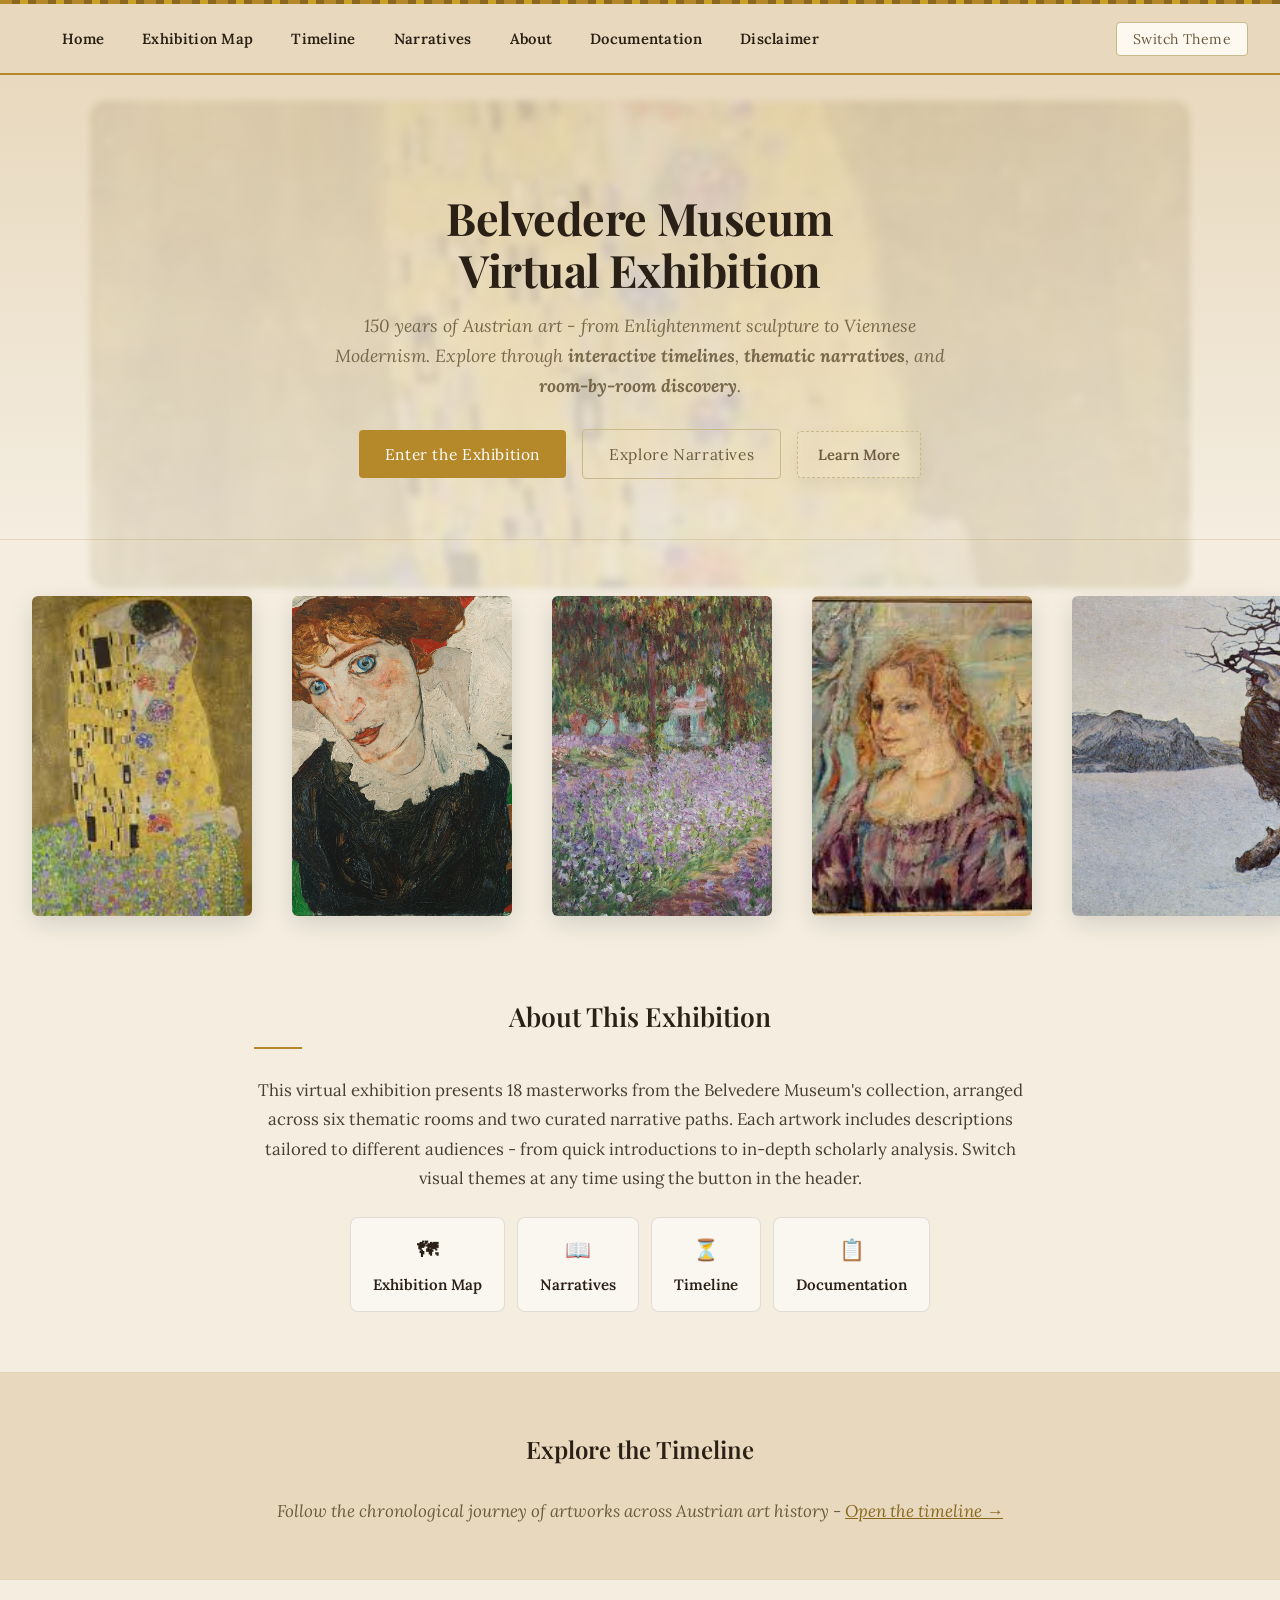
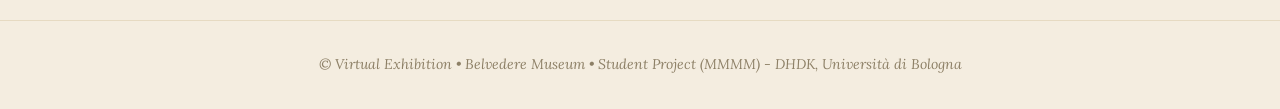
<file: index.html>
<!DOCTYPE html>
<html lang="en">
<head>
  <meta charset="UTF-8" />
  <meta name="viewport" content="width=device-width, initial-scale=1">
  <title>Belvedere Museum – Virtual Exhibition</title>

  <link rel="stylesheet" href="assets/css/style.css" />
  <link id="theme-style" rel="stylesheet" href="">
  <link rel="icon" type="image/svg+xml" href="assets/images/favicon.svg">

  <style>
    /* ---- Hero ---- */
    .hero { position: relative; overflow: visible; }

    .hero::before {
      content: "";
      position: absolute;
      left: 50%;
      top: 58%;
      transform: translate(-50%, -50%);
      width: min(1100px, 88vw);
      height: min(520px, 38vw);
      background-image: url('images/klimt-kiss.jpg');
      background-size: cover;
      background-position: center;
      background-repeat: no-repeat;
      opacity: 0.18;
      filter: blur(3px) saturate(1.1);
      border-radius: 16px;
      z-index: 1;
      pointer-events: none;
    }

    .hero-text { position: relative; z-index: 2; }

    .hero-buttons {
      position: relative;
      z-index: 3;
      display: flex;
      gap: 1rem;
      justify-content: center;
      align-items: center;
      flex-wrap: wrap;
    }

    .btn-ghost {
      display: inline-block;
      padding: 0.65rem 1rem;
      border-radius: 8px;
      background: rgba(255,255,255,0.85);
      border: 1px solid rgba(0,0,0,0.08);
      color: inherit;
      text-decoration: none;
      font-weight: 600;
      box-shadow: 0 6px 18px rgba(0,0,0,0.06);
      backdrop-filter: blur(2px);
      font-size: 0.95rem;
    }

    .btn-ghost:hover {
      transform: translateY(-2px);
      box-shadow: 0 10px 24px rgba(0,0,0,0.08);
    }

    body.dark .btn-ghost {
      background: rgba(255,255,255,0.08);
      border-color: rgba(255,255,255,0.14);
      color: #f4eedf;
      box-shadow: 0 10px 20px rgba(0,0,0,0.5);
    }

    body.dark .btn-ghost:hover {
      background: rgba(212,168,67,0.12);
      box-shadow: 0 12px 26px rgba(0,0,0,0.56);
    }

    body.dark .quick-link-card {
      background: rgba(18,18,18,0.92);
      border-color: rgba(255,255,255,0.12);
      color: #f6f1e8;
      box-shadow: 0 18px 35px rgba(0,0,0,0.55);
    }

    body.dark .quick-link-card:hover {
      box-shadow: 0 22px 42px rgba(0,0,0,0.65);
    }

    body.dark .quick-link-card .ql-icon {
      color: #d4a843;
    }

    @media (max-width:700px){
      .hero::before { opacity: 0.14; }
      .hero-buttons { gap: 0.6rem; }
    }

    /* ---- Marquee ---- */
    .art-marquee { overflow: hidden; padding: 3.5rem 0; background: transparent; }

    .marquee-track {
      display: flex;
      gap: 2.5rem;
      align-items: center;
      animation: marquee-scroll 36s linear infinite;
      will-change: transform;
      padding-left: 2rem;
    }

    .marquee-track img {
      width: 220px;
      height: 320px;
      object-fit: cover;
      border-radius: 6px;
      box-shadow: 0 8px 24px rgba(0,0,0,0.12);
      flex: 0 0 auto;
    }

    @keyframes marquee-scroll {
      0%   { transform: translateX(0); }
      100% { transform: translateX(-50%); }
    }

    .art-marquee:hover .marquee-track { animation-play-state: paused; }

    @media (max-width:1200px){
      .marquee-track { animation-duration: 30s; }
      .marquee-track img { width: 180px; height: 260px; }
    }
    @media (max-width:700px){
      .marquee-track { animation-duration: 22s; gap:1.2rem; }
      .marquee-track img { width: 140px; height:200px; }
    }

    /* ---- Exhibition intro strip ---- */
    .exhibition-intro {
      max-width: 820px;
      margin: 0 auto 60px;
      padding: 0 24px;
      text-align: center;
    }

    .exhibition-intro h2 {
      font-size: 1.65rem;
      margin-bottom: 12px;
    }

    .exhibition-intro p {
      font-size: 1.05rem;
      line-height: 1.75;
      opacity: 0.85;
    }

    .exhibition-intro .quick-links {
      display: flex;
      gap: 12px;
      justify-content: center;
      flex-wrap: wrap;
      margin-top: 24px;
    }

    .quick-link-card {
      flex: 0 0 auto;
      padding: 14px 22px;
      border: 1px solid rgba(0,0,0,0.1);
      border-radius: 8px;
      text-decoration: none;
      color: inherit;
      font-size: 0.94rem;
      font-weight: 600;
      transition: transform 0.18s, box-shadow 0.18s;
      background: rgba(255,255,255,0.5);
    }

    .quick-link-card:hover {
      transform: translateY(-3px);
      box-shadow: 0 8px 20px rgba(0,0,0,0.07);
    }

    .quick-link-card .ql-icon { font-size: 1.3rem; display: block; margin-bottom: 4px; }
  </style>
</head>

<body>

<!-- ================= HEADER / NAVBAR ================= -->
<header class="site-header">
  <button id="nav-toggle" aria-controls="main-nav" aria-expanded="false" aria-label="Toggle navigation">☰</button>
  <a href="index.html" class="logo">
    <img class="site-avatar" src="assets/images/logo.svg" alt="Belvedere Museum logo">
    <span class="sr-only">Belvedere Museum</span>
  </a>
  <nav id="main-nav" class="navbar">
    <a href="index.html">Home</a>
    <a href="map.html">Exhibition Map</a>
    <a href="timeline.html">Timeline</a>
    <a href="narratives.html">Narratives</a>
    <a href="about.html">About</a>
    <a href="documentation.html">Documentation</a>
    <a href="disclaimer.html">Disclaimer</a>
  </nav>
  <button id="theme-toggle">Switch Theme</button>
</header>

<!-- ================= HERO SECTION ================= -->
<section class="hero">
  <div class="hero-text">

    <h1>Belvedere Museum<br>Virtual Exhibition</h1>

    <p class="hero-subtitle">
      150 years of Austrian art - from Enlightenment sculpture to Viennese Modernism.
      Explore through <strong>interactive timelines</strong>,
      <strong>thematic narratives</strong>, and <strong>room-by-room discovery</strong>.
    </p>

    <div class="hero-buttons">
      <a href="map.html" class="btn-primary">Enter the Exhibition</a>
      <a href="narratives.html" class="btn-secondary">Explore Narratives</a>
      <a href="about.html" class="btn-ghost">Learn More</a>
    </div>

  </div>
</section>

<!-- ================= ARTWORK MARQUEE ================= -->
<section class="art-marquee" aria-label="Featured artworks">
  <div class="marquee-track">
    <img src="images/klimt-kiss.jpg" alt="The Kiss – Klimt">
    <img src="images/schiele-wally.jpg" alt="Portrait of Wally – Schiele">
    <img src="images/monet-iris-garden.jpg" alt="Iris Garden – Monet">
    <img src="images/kokoschka-alma-mahler.jpg" alt="Alma Mahler – Kokoschka">
    <img src="images/segantini-evil-mothers.jpg" alt="The Evil Mothers – Segantini">
    <img src="images/blau-spring-prater.jpg" alt="Spring at the Prater – Tina Blau">
    <img src="images/romako-tegetthoff.jpg" alt="Admiral Tegetthoff – Romako">
    <!-- duplicate for seamless loop -->
    <img src="images/klimt-kiss.jpg" alt="The Kiss – Klimt">
    <img src="images/schiele-wally.jpg" alt="Portrait of Wally – Schiele">
    <img src="images/monet-iris-garden.jpg" alt="Iris Garden – Monet">
    <img src="images/kokoschka-alma-mahler.jpg" alt="Alma Mahler – Kokoschka">
    <img src="images/segantini-evil-mothers.jpg" alt="The Evil Mothers – Segantini">
    <img src="images/blau-spring-prater.jpg" alt="Spring at the Prater – Tina Blau">
    <img src="images/romako-tegetthoff.jpg" alt="Admiral Tegetthoff – Romako">
  </div>
</section>

<!-- ================= EXHIBITION INTRO ================= -->
<section class="exhibition-intro">
  <h2>About This Exhibition</h2>
  <p>
    This virtual exhibition presents 18 masterworks from the Belvedere Museum's collection,
    arranged across six thematic rooms and two curated narrative paths. Each artwork includes
    descriptions tailored to different audiences - from quick introductions to in-depth
    scholarly analysis. Switch visual themes at any time using the button in the header.
  </p>

  <div class="quick-links">
    <a href="map.html" class="quick-link-card">
      <span class="ql-icon">🗺</span>Exhibition Map
    </a>
    <a href="narratives.html" class="quick-link-card">
      <span class="ql-icon">📖</span>Narratives
    </a>
    <a href="timeline.html" class="quick-link-card">
      <span class="ql-icon">⏳</span>Timeline
    </a>
    <a href="documentation.html" class="quick-link-card">
      <span class="ql-icon">📋</span>Documentation
    </a>
  </div>
</section>

<!-- ================= TIMELINE CTA ================= -->
<section class="timeline-cta">
  <h2>Explore the Timeline</h2>
  <p>Follow the chronological journey of artworks across Austrian art history - <a href="timeline.html">Open the timeline →</a></p>
</section>

<!-- ================= FOOTER ================= -->
<footer class="footer">
  © Virtual Exhibition • Belvedere Museum • Student Project (MMMM) - DHDK, Università di Bologna
</footer>

<script src="assets/js/theme.js"></script>

</body>
</html>
</file>
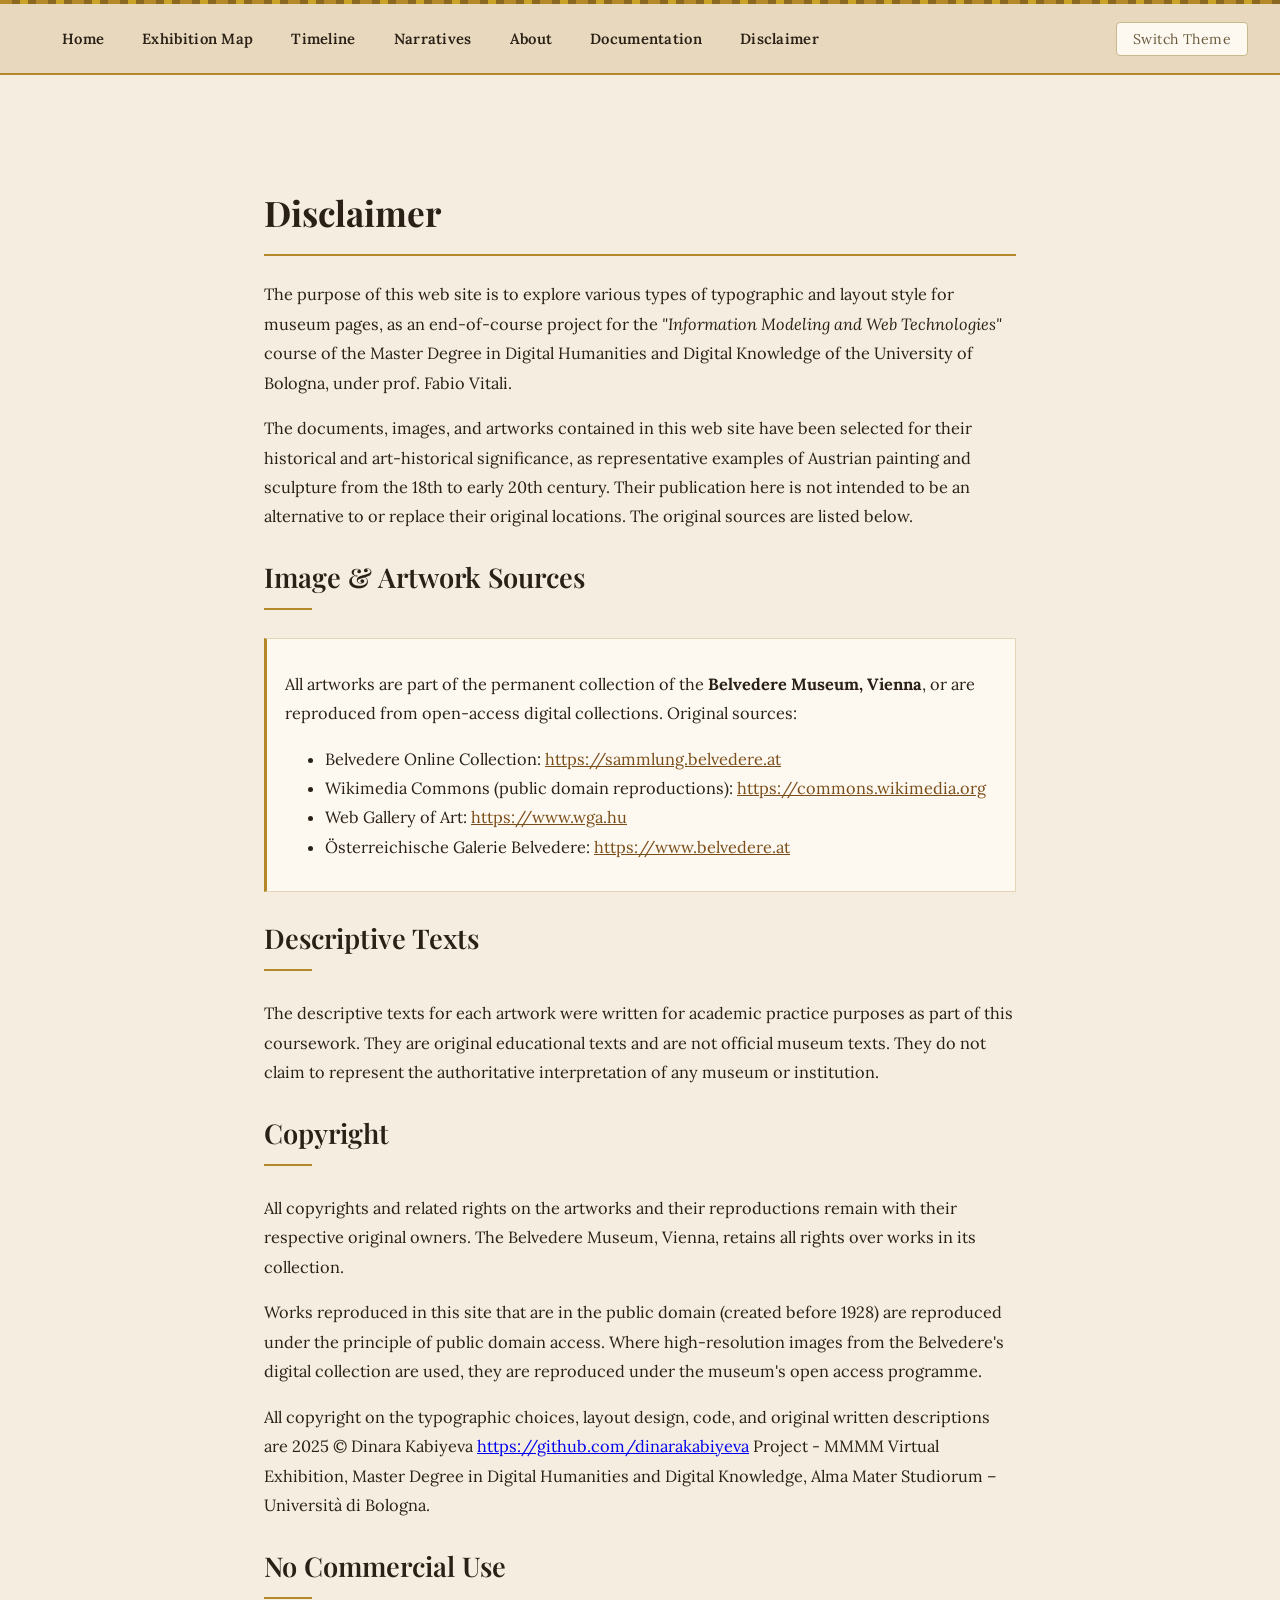
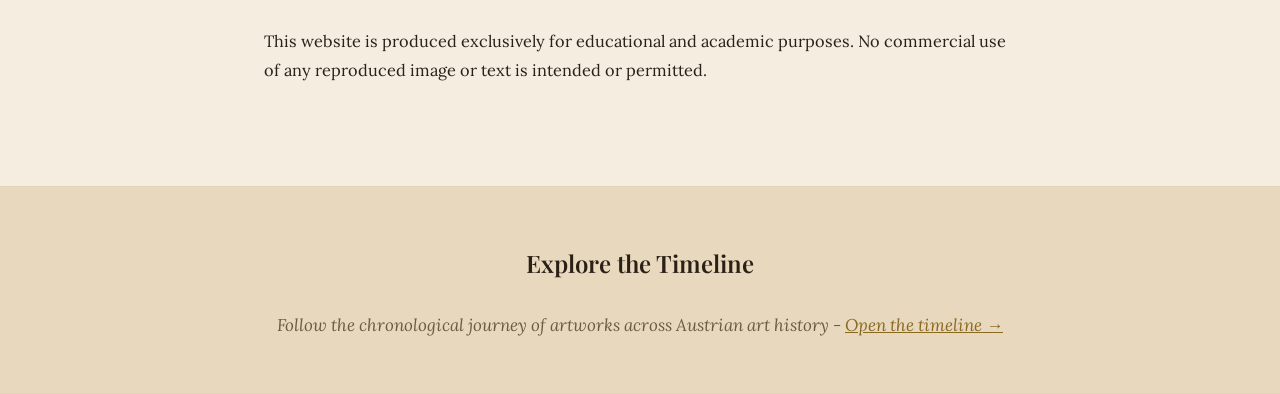
<file: disclaimer.html>
<!DOCTYPE html>
<html lang="en">
<head>
  <meta charset="UTF-8">
  <meta name="viewport" content="width=device-width, initial-scale=1">
  <title>Disclaimer – Belvedere Virtual Exhibition</title>
  <link rel="stylesheet" href="assets/css/style.css">
  <link id="theme-style" rel="stylesheet" href="">
  <link rel="icon" type="image/svg+xml" href="assets/images/favicon.svg">
</head>

<body>

<header class="site-header">
  <button id="nav-toggle" aria-controls="main-nav" aria-expanded="false" aria-label="Toggle navigation">☰</button>
  <a href="index.html" class="logo">
    <img class="site-avatar" src="assets/images/logo.svg" alt="Belvedere Museum logo">
    <span class="sr-only">Belvedere Museum</span>
  </a>
  <nav id="main-nav" class="navbar">
    <a href="index.html">Home</a>
    <a href="map.html">Exhibition Map</a>
    <a href="timeline.html">Timeline</a>
    <a href="narratives.html">Narratives</a>
    <a href="about.html">About</a>
    <a href="documentation.html">Documentation</a>
    <a href="disclaimer.html">Disclaimer</a>
  </nav>
  <button id="theme-toggle">Switch Theme</button>
</header>

<main class="disclaimer-container">

  <h1>Disclaimer</h1>

  <p>
    The purpose of this web site is to explore various types of typographic and layout style
    for museum pages, as an end-of-course project for the
    <em>"Information Modeling and Web Technologies"</em> course of the
    Master Degree in Digital Humanities and Digital Knowledge of the
    University of Bologna, under prof. Fabio Vitali.
  </p>

  <p>
    The documents, images, and artworks contained in this web site have been selected for their
    historical and art-historical significance, as representative examples of Austrian painting
    and sculpture from the 18th to early 20th century. Their publication here is not intended
    to be an alternative to or replace their original locations. The original sources are listed below.
  </p>

  <h2>Image &amp; Artwork Sources</h2>

  <div class="disclaimer-sources">
    <p>All artworks are part of the permanent collection of the
    <strong>Belvedere Museum, Vienna</strong>, or are reproduced from open-access digital
    collections. Original sources:</p>
    <ul>
      <li>Belvedere Online Collection: <a href="https://sammlung.belvedere.at" target="_blank" rel="noopener">https://sammlung.belvedere.at</a></li>
      <li>Wikimedia Commons (public domain reproductions): <a href="https://commons.wikimedia.org" target="_blank" rel="noopener">https://commons.wikimedia.org</a></li>
      <li>Web Gallery of Art: <a href="https://www.wga.hu" target="_blank" rel="noopener">https://www.wga.hu</a></li>
      <li>Österreichische Galerie Belvedere: <a href="https://www.belvedere.at" target="_blank" rel="noopener">https://www.belvedere.at</a></li>
    </ul>
  </div>

  <h2>Descriptive Texts</h2>

  <p>
    The descriptive texts for each artwork were written for academic practice purposes as part
    of this coursework. They are original educational texts and are not official museum texts.
    They do not claim to represent the authoritative interpretation of any museum or institution.
  </p>

  <h2>Copyright</h2>

  <p>
    All copyrights and related rights on the artworks and their reproductions remain with their
    respective original owners. The Belvedere Museum, Vienna, retains all rights over works in
    its collection.
  </p>

  <p>
    Works reproduced in this site that are in the public domain (created before 1928) are
    reproduced under the principle of public domain access. Where high-resolution images from
    the Belvedere's digital collection are used, they are reproduced under the museum's open
    access programme.
  </p>

  <p>
    All copyright on the typographic choices, layout design, code, and original written
    descriptions are 2025 © Dinara Kabiyeva <a href="https://github.com/dinarakabiyeva" target="_blank" rel="noopener">https://github.com/dinarakabiyeva</a>  Project - MMMM Virtual Exhibition,
    Master Degree in Digital Humanities and Digital Knowledge,
    Alma Mater Studiorum – Università di Bologna.
  </p>

  <h2>No Commercial Use</h2>

  <p>
    This website is produced exclusively for educational and academic purposes. No commercial
    use of any reproduced image or text is intended or permitted.
  </p>

</main>

<!-- Timeline CTA -->
<section class="timeline-cta">
  <h2>Explore the Timeline</h2>
  <p>Follow the chronological journey of artworks across Austrian art history - <a href="timeline.html">Open the timeline →</a></p>
</section>

<script src="assets/js/theme.js"></script>

</body>
</html>
</file>
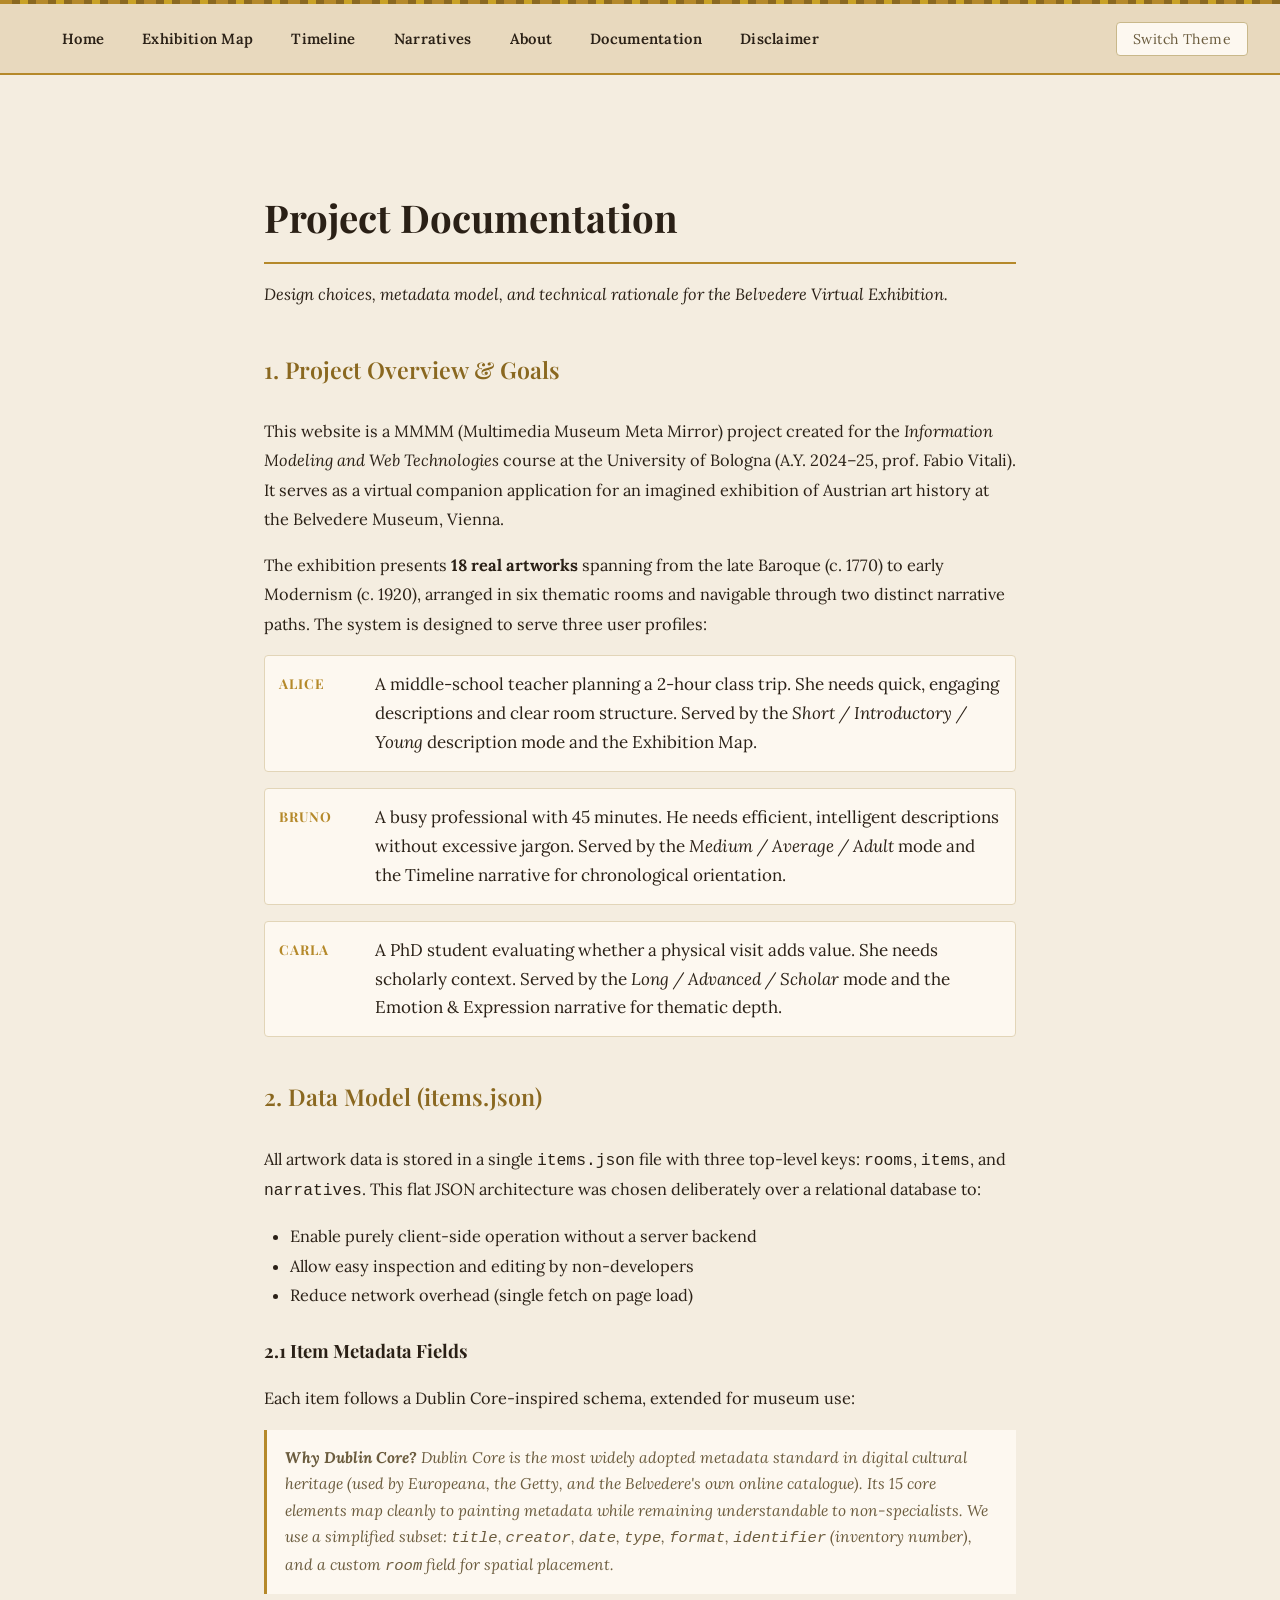
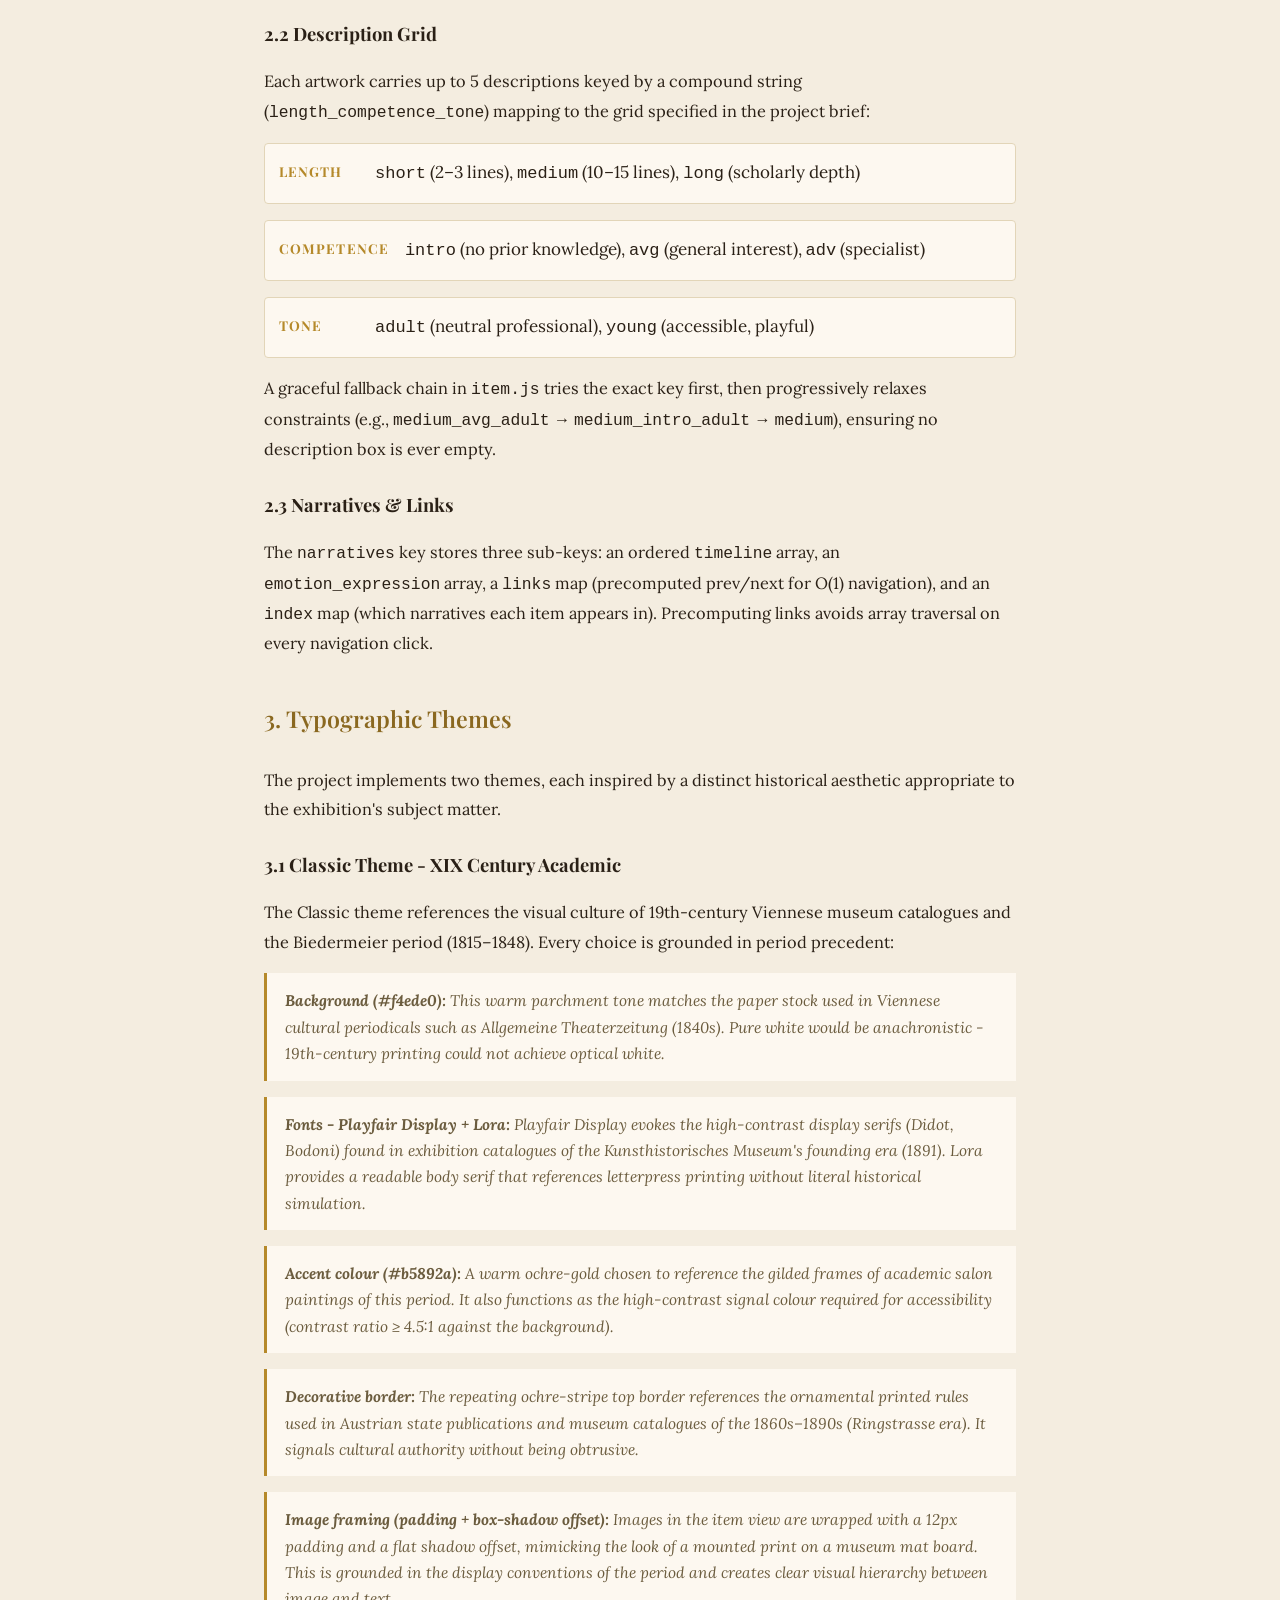
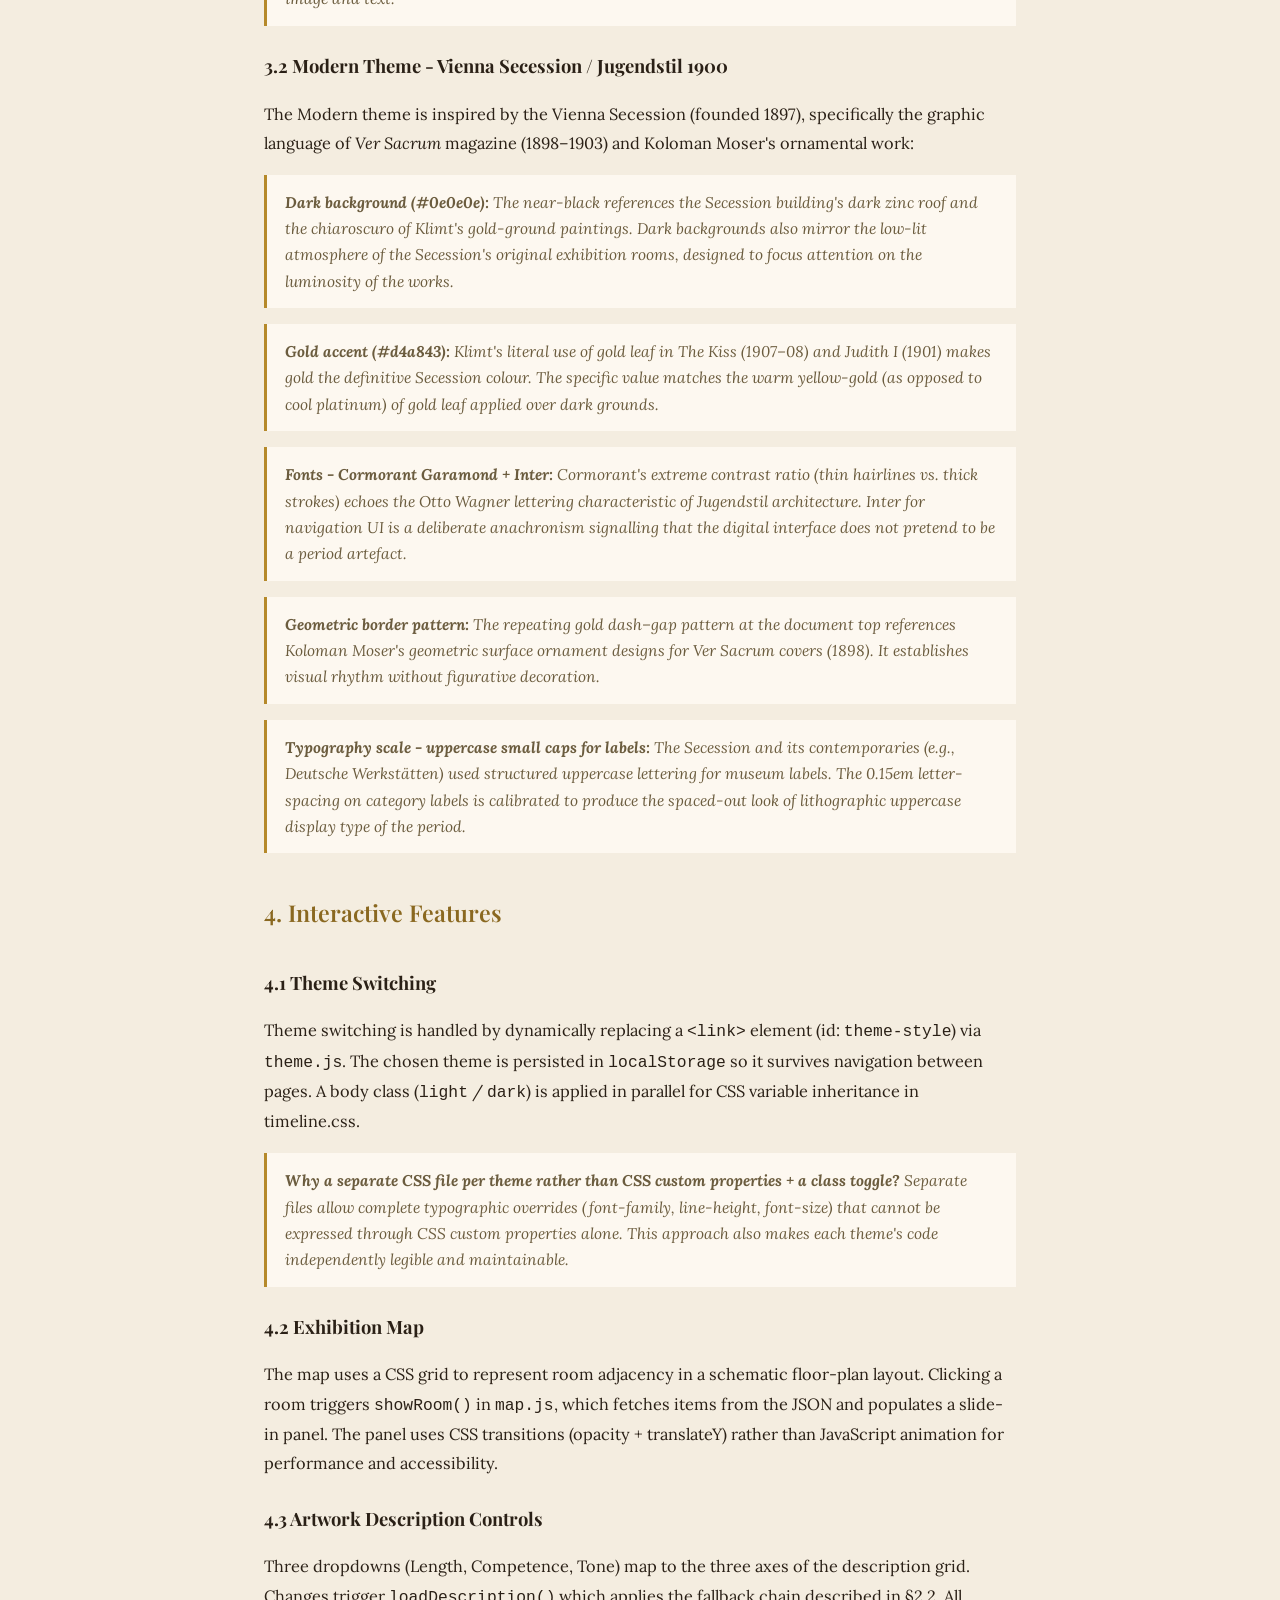
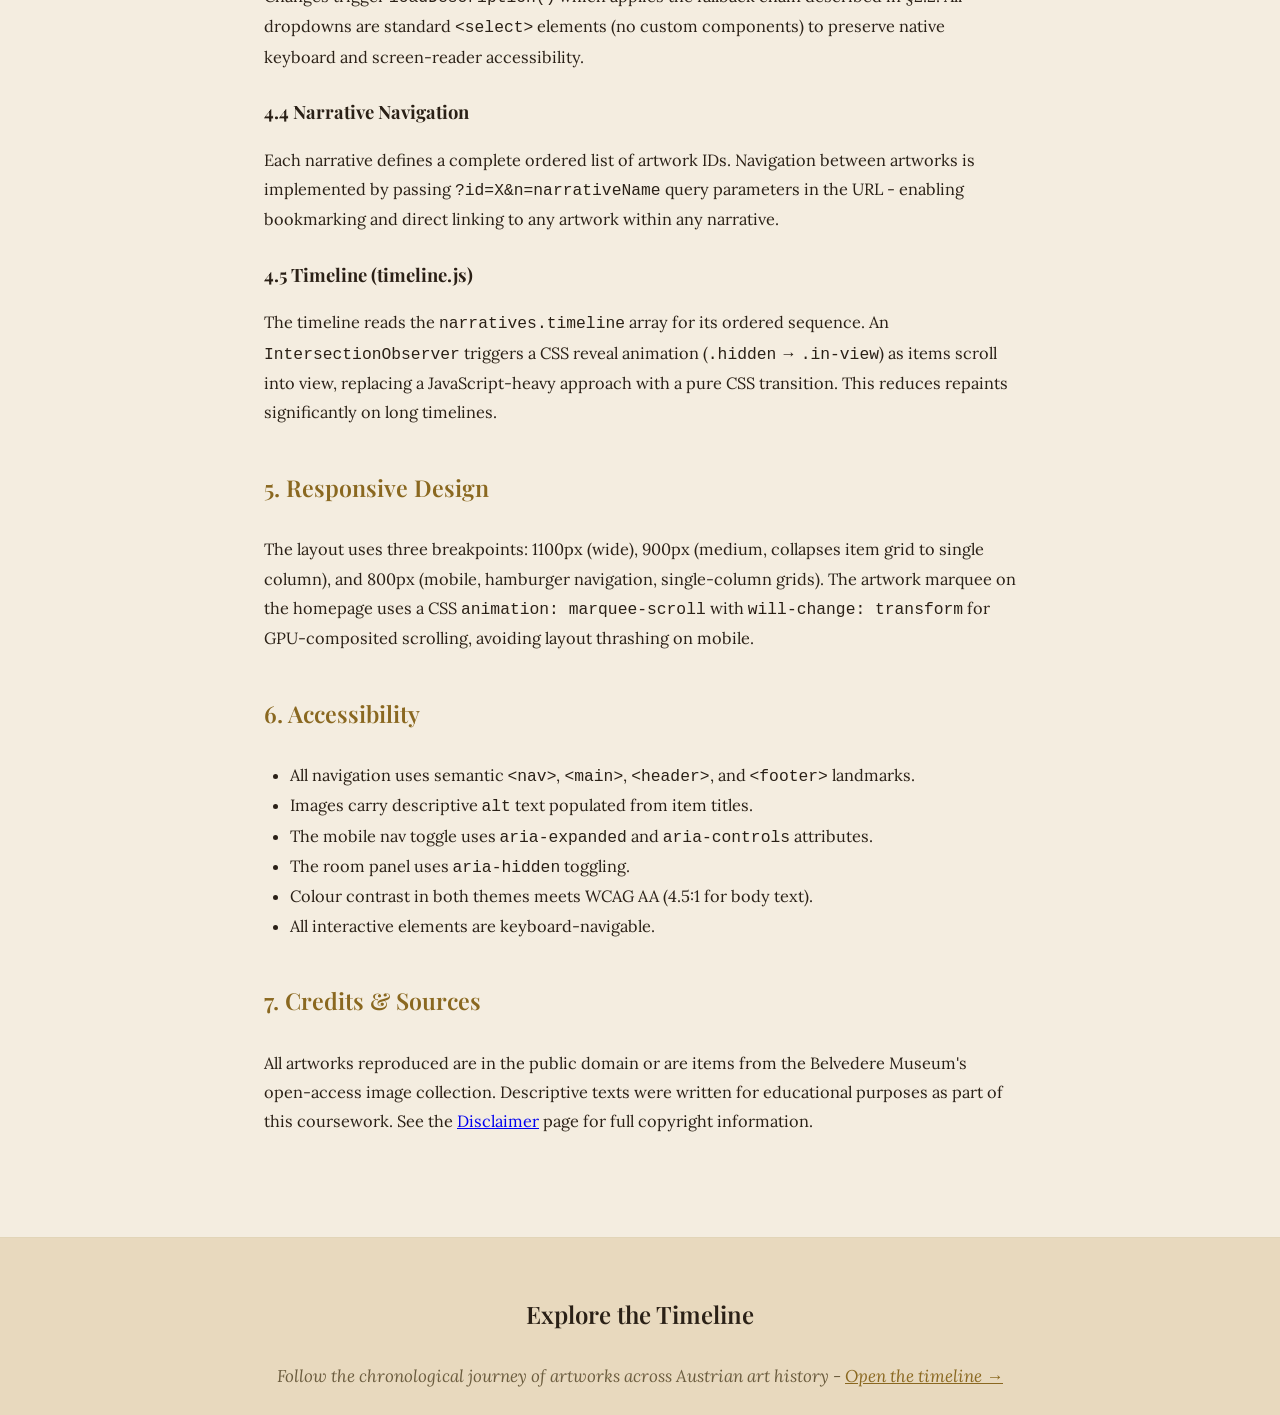
<file: documentation.html>
<!DOCTYPE html>
<html lang="en">
<head>
  <meta charset="UTF-8">
  <meta name="viewport" content="width=device-width, initial-scale=1">
  <title>Documentation – Belvedere Virtual Exhibition</title>
  <link rel="stylesheet" href="assets/css/style.css">
  <link id="theme-style" rel="stylesheet" href="">
  <link rel="icon" type="image/svg+xml" href="assets/images/favicon.svg">
</head>

<body>

<header class="site-header">
  <button id="nav-toggle" aria-controls="main-nav" aria-expanded="false" aria-label="Toggle navigation">☰</button>
  <a href="index.html" class="logo">
    <img class="site-avatar" src="assets/images/logo.svg" alt="Belvedere Museum logo">
    <span class="sr-only">Belvedere Museum</span>
  </a>
  <nav id="main-nav" class="navbar">
    <a href="index.html">Home</a>
    <a href="map.html">Exhibition Map</a>
    <a href="timeline.html">Timeline</a>
    <a href="narratives.html">Narratives</a>
    <a href="about.html">About</a>
    <a href="documentation.html">Documentation</a>
    <a href="disclaimer.html">Disclaimer</a>
  </nav>
  <button id="theme-toggle">Switch Theme</button>
</header>

<main class="documentation-container">

  <h1>Project Documentation</h1>
  <p><em>Design choices, metadata model, and technical rationale for the Belvedere Virtual Exhibition.</em></p>

  <!-- ======================================
       SECTION 1: PROJECT OVERVIEW
       ====================================== -->
  <h2>1. Project Overview & Goals</h2>

  <p>This website is a MMMM (Multimedia Museum Meta Mirror) project created for the
  <em>Information Modeling and Web Technologies</em> course at the University of Bologna
  (A.Y. 2024–25, prof. Fabio Vitali). It serves as a virtual companion application for an
  imagined exhibition of Austrian art history at the Belvedere Museum, Vienna.</p>

  <p>The exhibition presents <strong>18 real artworks</strong> spanning from the late Baroque
  (c. 1770) to early Modernism (c. 1920), arranged in six thematic rooms and navigable
  through two distinct narrative paths. The system is designed to serve three user profiles:</p>

  <div class="doc-example">
    <span class="doc-example-label">Alice</span>
    <span>A middle-school teacher planning a 2-hour class trip. She needs quick, engaging
    descriptions and clear room structure. Served by the <em>Short / Introductory / Young</em>
    description mode and the Exhibition Map.</span>
  </div>
  <div class="doc-example">
    <span class="doc-example-label">Bruno</span>
    <span>A busy professional with 45 minutes. He needs efficient, intelligent descriptions
    without excessive jargon. Served by the <em>Medium / Average / Adult</em> mode and the
    Timeline narrative for chronological orientation.</span>
  </div>
  <div class="doc-example">
    <span class="doc-example-label">Carla</span>
    <span>A PhD student evaluating whether a physical visit adds value. She needs scholarly
    context. Served by the <em>Long / Advanced / Scholar</em> mode and the
    Emotion &amp; Expression narrative for thematic depth.</span>
  </div>

  <!-- ======================================
       SECTION 2: METADATA MODEL
       ====================================== -->
  <h2>2. Data Model (items.json)</h2>

  <p>All artwork data is stored in a single <code>items.json</code> file with three top-level
  keys: <code>rooms</code>, <code>items</code>, and <code>narratives</code>. This flat JSON
  architecture was chosen deliberately over a relational database to:</p>

  <ul>
    <li>Enable purely client-side operation without a server backend</li>
    <li>Allow easy inspection and editing by non-developers</li>
    <li>Reduce network overhead (single fetch on page load)</li>
  </ul>

  <h3>2.1 Item Metadata Fields</h3>
  <p>Each item follows a Dublin Core-inspired schema, extended for museum use:</p>

  <div class="doc-rationale">
    <strong>Why Dublin Core?</strong> Dublin Core is the most widely adopted metadata standard
    in digital cultural heritage (used by Europeana, the Getty, and the Belvedere's own online
    catalogue). Its 15 core elements map cleanly to painting metadata while remaining
    understandable to non-specialists. We use a simplified subset: <code>title</code>,
    <code>creator</code>, <code>date</code>, <code>type</code>, <code>format</code>,
    <code>identifier</code> (inventory number), and a custom <code>room</code> field for
    spatial placement.
  </div>

  <h3>2.2 Description Grid</h3>
  <p>Each artwork carries up to 5 descriptions keyed by a compound string
  (<code>length_competence_tone</code>) mapping to the grid specified in the project brief:</p>

  <div class="doc-example">
    <span class="doc-example-label">Length</span>
    <span><code>short</code> (2–3 lines), <code>medium</code> (10–15 lines), <code>long</code> (scholarly depth)</span>
  </div>
  <div class="doc-example">
    <span class="doc-example-label">Competence</span>
    <span><code>intro</code> (no prior knowledge), <code>avg</code> (general interest), <code>adv</code> (specialist)</span>
  </div>
  <div class="doc-example">
    <span class="doc-example-label">Tone</span>
    <span><code>adult</code> (neutral professional), <code>young</code> (accessible, playful)</span>
  </div>

  <p>A graceful fallback chain in <code>item.js</code> tries the exact key first, then
  progressively relaxes constraints (e.g., <code>medium_avg_adult</code> → <code>medium_intro_adult</code>
  → <code>medium</code>), ensuring no description box is ever empty.</p>

  <h3>2.3 Narratives &amp; Links</h3>
  <p>The <code>narratives</code> key stores three sub-keys: an ordered <code>timeline</code>
  array, an <code>emotion_expression</code> array, a <code>links</code> map (precomputed
  prev/next for O(1) navigation), and an <code>index</code> map (which narratives each item
  appears in). Precomputing links avoids array traversal on every navigation click.</p>

  <!-- ======================================
       SECTION 3: THEMES
       ====================================== -->
  <h2>3. Typographic Themes</h2>

  <p>The project implements two themes, each inspired by a distinct historical aesthetic
  appropriate to the exhibition's subject matter.</p>

  <h3>3.1 Classic Theme - XIX Century Academic</h3>
  <p>The Classic theme references the visual culture of 19th-century Viennese museum catalogues
  and the Biedermeier period (1815–1848). Every choice is grounded in period precedent:</p>

  <div class="doc-rationale">
    <strong>Background (#f4ede0):</strong> This warm parchment tone matches the paper stock
    used in Viennese cultural periodicals such as <em>Allgemeine Theaterzeitung</em> (1840s).
    Pure white would be anachronistic - 19th-century printing could not achieve optical white.
  </div>

  <div class="doc-rationale">
    <strong>Fonts - Playfair Display + Lora:</strong> Playfair Display evokes the high-contrast
    display serifs (Didot, Bodoni) found in exhibition catalogues of the Kunsthistorisches
    Museum's founding era (1891). Lora provides a readable body serif that references
    letterpress printing without literal historical simulation.
  </div>

  <div class="doc-rationale">
    <strong>Accent colour (#b5892a):</strong> A warm ochre-gold chosen to reference the gilded
    frames of academic salon paintings of this period. It also functions as the high-contrast
    signal colour required for accessibility (contrast ratio ≥ 4.5:1 against the background).
  </div>

  <div class="doc-rationale">
    <strong>Decorative border:</strong> The repeating ochre-stripe top border references the
    ornamental printed rules used in Austrian state publications and museum catalogues of the
    1860s–1890s (Ringstrasse era). It signals cultural authority without being obtrusive.
  </div>

  <div class="doc-rationale">
    <strong>Image framing (padding + box-shadow offset):</strong> Images in the item view are
    wrapped with a 12px padding and a flat shadow offset, mimicking the look of a mounted
    print on a museum mat board. This is grounded in the display conventions of the period
    and creates clear visual hierarchy between image and text.
  </div>

  <h3>3.2 Modern Theme - Vienna Secession / Jugendstil 1900</h3>
  <p>The Modern theme is inspired by the Vienna Secession (founded 1897), specifically the
  graphic language of <em>Ver Sacrum</em> magazine (1898–1903) and Koloman Moser's
  ornamental work:</p>

  <div class="doc-rationale">
    <strong>Dark background (#0e0e0e):</strong> The near-black references the Secession
    building's dark zinc roof and the chiaroscuro of Klimt's gold-ground paintings.
    Dark backgrounds also mirror the low-lit atmosphere of the Secession's original exhibition
    rooms, designed to focus attention on the luminosity of the works.
  </div>

  <div class="doc-rationale">
    <strong>Gold accent (#d4a843):</strong> Klimt's literal use of gold leaf in <em>The Kiss</em>
    (1907–08) and <em>Judith I</em> (1901) makes gold the definitive Secession colour.
    The specific value matches the warm yellow-gold (as opposed to cool platinum) of gold leaf
    applied over dark grounds.
  </div>

  <div class="doc-rationale">
    <strong>Fonts - Cormorant Garamond + Inter:</strong> Cormorant's extreme contrast ratio
    (thin hairlines vs. thick strokes) echoes the Otto Wagner lettering characteristic of
    Jugendstil architecture. Inter for navigation UI is a deliberate anachronism signalling
    that the digital interface does not pretend to be a period artefact.
  </div>

  <div class="doc-rationale">
    <strong>Geometric border pattern:</strong> The repeating gold dash–gap pattern at the
    document top references Koloman Moser's geometric surface ornament designs for
    <em>Ver Sacrum</em> covers (1898). It establishes visual rhythm without figurative
    decoration.
  </div>

  <div class="doc-rationale">
    <strong>Typography scale - uppercase small caps for labels:</strong> The Secession and its
    contemporaries (e.g., Deutsche Werkstätten) used structured uppercase lettering for
    museum labels. The 0.15em letter-spacing on category labels is calibrated to produce
    the spaced-out look of lithographic uppercase display type of the period.
  </div>

  <!-- ======================================
       SECTION 4: INTERACTIVE FEATURES
       ====================================== -->
  <h2>4. Interactive Features</h2>

  <h3>4.1 Theme Switching</h3>
  <p>Theme switching is handled by dynamically replacing a <code>&lt;link&gt;</code> element
  (id: <code>theme-style</code>) via <code>theme.js</code>. The chosen theme is persisted
  in <code>localStorage</code> so it survives navigation between pages. A body class
  (<code>light</code> / <code>dark</code>) is applied in parallel for CSS variable
  inheritance in timeline.css.</p>

  <div class="doc-rationale">
    <strong>Why a separate CSS file per theme rather than CSS custom properties + a class toggle?</strong>
    Separate files allow complete typographic overrides (font-family, line-height, font-size)
    that cannot be expressed through CSS custom properties alone. This approach also
    makes each theme's code independently legible and maintainable.
  </div>

  <h3>4.2 Exhibition Map</h3>
  <p>The map uses a CSS grid to represent room adjacency in a schematic floor-plan layout.
  Clicking a room triggers <code>showRoom()</code> in <code>map.js</code>, which fetches
  items from the JSON and populates a slide-in panel. The panel uses CSS transitions
  (opacity + translateY) rather than JavaScript animation for performance and accessibility.</p>

  <h3>4.3 Artwork Description Controls</h3>
  <p>Three dropdowns (Length, Competence, Tone) map to the three axes of the description grid.
  Changes trigger <code>loadDescription()</code> which applies the fallback chain described
  in §2.2. All dropdowns are standard <code>&lt;select&gt;</code> elements (no custom
  components) to preserve native keyboard and screen-reader accessibility.</p>

  <h3>4.4 Narrative Navigation</h3>
  <p>Each narrative defines a complete ordered list of artwork IDs. Navigation between
  artworks is implemented by passing <code>?id=X&amp;n=narrativeName</code> query parameters
  in the URL - enabling bookmarking and direct linking to any artwork within any narrative.</p>

  <h3>4.5 Timeline (timeline.js)</h3>
  <p>The timeline reads the <code>narratives.timeline</code> array for its ordered sequence.
  An <code>IntersectionObserver</code> triggers a CSS reveal animation (<code>.hidden</code>
  → <code>.in-view</code>) as items scroll into view, replacing a JavaScript-heavy approach
  with a pure CSS transition. This reduces repaints significantly on long timelines.</p>

  <!-- ======================================
       SECTION 5: RESPONSIVE DESIGN
       ====================================== -->
  <h2>5. Responsive Design</h2>

  <p>The layout uses three breakpoints: 1100px (wide), 900px (medium, collapses item
  grid to single column), and 800px (mobile, hamburger navigation, single-column grids).
  The artwork marquee on the homepage uses a CSS <code>animation: marquee-scroll</code>
  with <code>will-change: transform</code> for GPU-composited scrolling, avoiding layout
  thrashing on mobile.</p>

  <!-- ======================================
       SECTION 6: ACCESSIBILITY
       ====================================== -->
  <h2>6. Accessibility</h2>

  <ul>
    <li>All navigation uses semantic <code>&lt;nav&gt;</code>, <code>&lt;main&gt;</code>,
    <code>&lt;header&gt;</code>, and <code>&lt;footer&gt;</code> landmarks.</li>
    <li>Images carry descriptive <code>alt</code> text populated from item titles.</li>
    <li>The mobile nav toggle uses <code>aria-expanded</code> and <code>aria-controls</code>
    attributes.</li>
    <li>The room panel uses <code>aria-hidden</code> toggling.</li>
    <li>Colour contrast in both themes meets WCAG AA (4.5:1 for body text).</li>
    <li>All interactive elements are keyboard-navigable.</li>
  </ul>

  <!-- ======================================
       SECTION 7: CREDITS
       ====================================== -->
  <h2>7. Credits &amp; Sources</h2>

  <p>All artworks reproduced are in the public domain or are items from the Belvedere
  Museum's open-access image collection. Descriptive texts were written for educational
  purposes as part of this coursework. See the <a href="disclaimer.html">Disclaimer</a>
  page for full copyright information.</p>

</main>

<!-- Timeline CTA -->
<section class="timeline-cta">
  <h2>Explore the Timeline</h2>
  <p>Follow the chronological journey of artworks across Austrian art history - <a href="timeline.html">Open the timeline →</a></p>
</section>

<script src="assets/js/theme.js"></script>

</body>
</html>
</file>
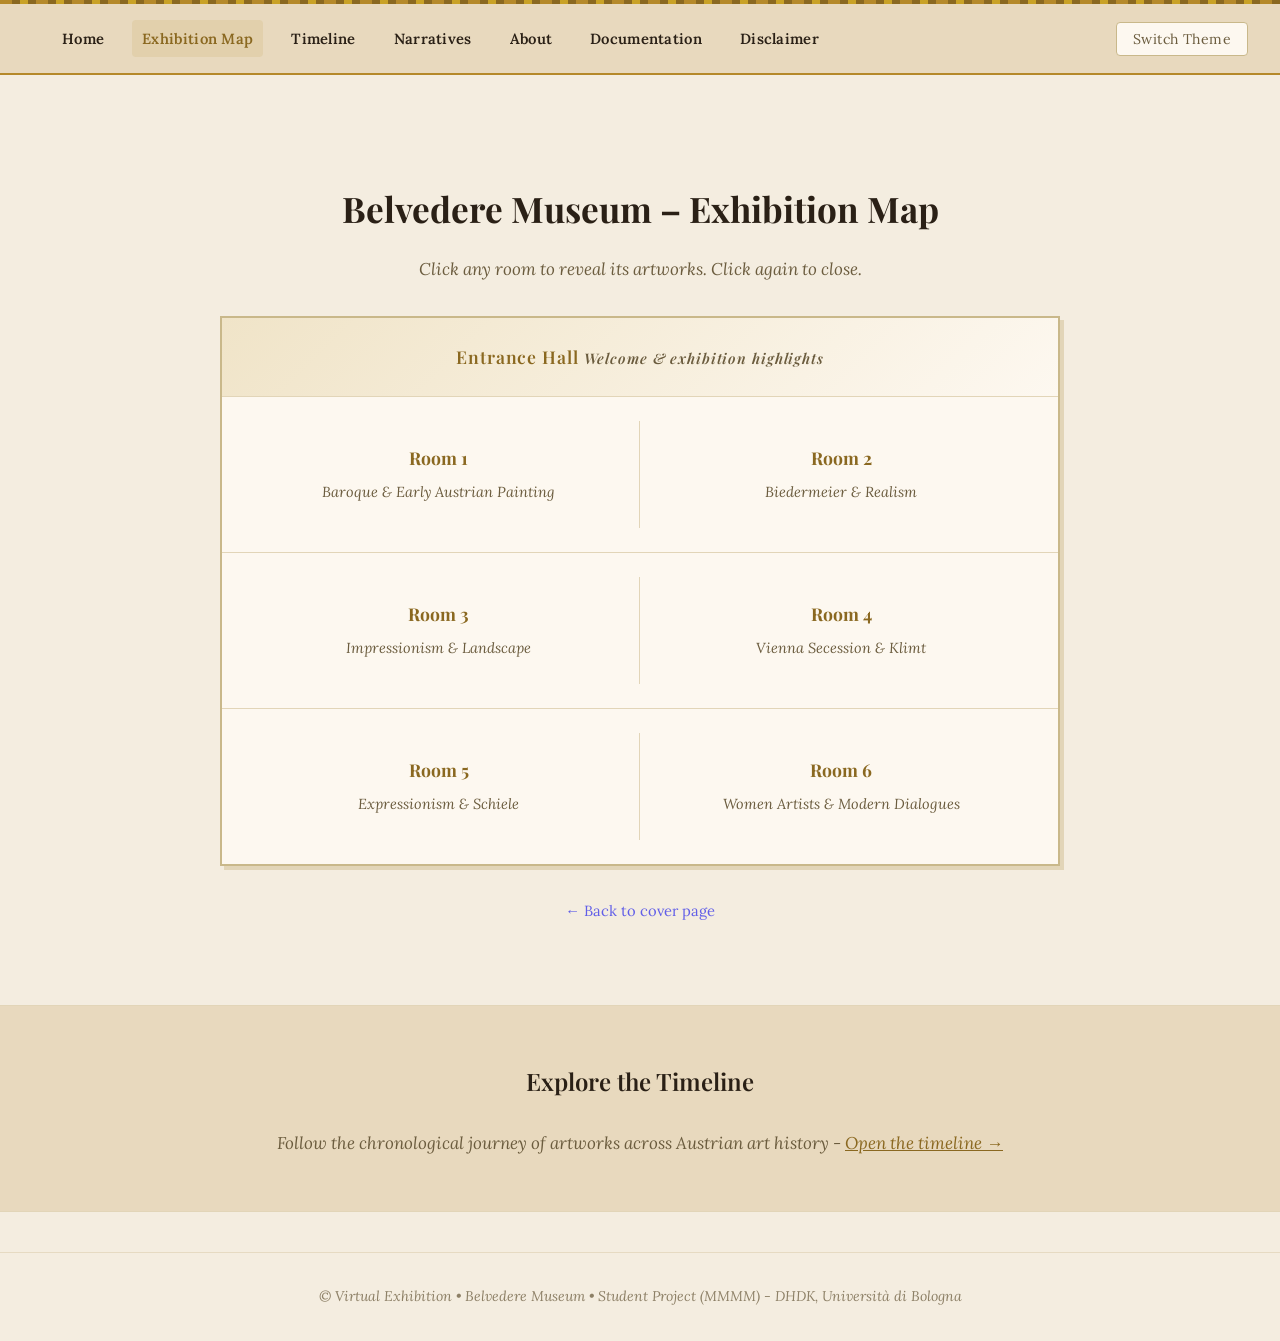
<file: map.html>
<!DOCTYPE html>
<html lang="en">
<head>
  <meta charset="UTF-8">
  <meta name="viewport" content="width=device-width, initial-scale=1">
  <title>Exhibition Map – Belvedere Virtual Exhibition</title>

  <link rel="stylesheet" href="assets/css/style.css">
  <link id="theme-style" rel="stylesheet" href="">
  <link rel="icon" type="image/svg+xml" href="assets/images/favicon.svg">

  <style>
    /* Active room highlight */
    .map-row.entrance.room-active,
    .room-cell.room-active {
      outline: 3px solid currentColor;
      outline-offset: -3px;
      position: relative;
      z-index: 2;
    }

    /* =============================================
       INLINE DRAWER - expands below map grid
       ============================================= */
    #room-drawer {
      max-width: 880px;
      margin: 0 auto;
      overflow: hidden;
      max-height: 0;
      opacity: 0;
      transition: max-height 0.4s ease, opacity 0.3s ease, margin-top 0.3s ease;
      margin-top: 0;
    }

    #room-drawer.open {
      max-height: 800px;
      opacity: 1;
      margin-top: 24px;
      overflow-y: auto;
    }

    .drawer-inner {
      padding: 24px;
      border-radius: 8px;
      border: 1px solid rgba(0,0,0,0.09);
      background: rgba(255,255,255,0.6);
      backdrop-filter: blur(4px);
    }

    .drawer-header {
      display: flex;
      align-items: baseline;
      justify-content: space-between;
      margin-bottom: 20px;
      gap: 12px;
      flex-wrap: wrap;
    }

    .drawer-header h2 { margin: 0; font-size: 1.3rem; }

    .drawer-close {
      background: transparent;
      border: 1px solid rgba(0,0,0,0.15);
      font-size: 0.82rem;
      cursor: pointer;
      opacity: 0.6;
      transition: opacity 0.15s;
      padding: 4px 10px;
      border-radius: 4px;
      color: inherit;
      flex: 0 0 auto;
    }

    .drawer-close:hover { opacity: 1; }

    /* Artwork cards grid */
    .drawer-artworks {
      display: grid;
      grid-template-columns: repeat(auto-fill, minmax(185px, 1fr));
      gap: 14px;
    }

    .drawer-card {
      display: flex;
      flex-direction: column;
      border-radius: 6px;
      overflow: hidden;
      border: 1px solid rgba(0,0,0,0.07);
      transition: transform 0.18s, box-shadow 0.18s;
      text-decoration: none;
      color: inherit;
      background: rgba(255,255,255,0.5);
    }

    .drawer-card:hover {
      transform: translateY(-3px);
      box-shadow: 0 10px 24px rgba(0,0,0,0.1);
    }

    .drawer-card img {
      width: 100%;
      height: 140px;
      object-fit: cover;
      display: block;
    }

    body.dark #room-drawer .drawer-inner {
      border-color: rgba(255,255,255,0.14);
      background: rgba(12,12,12,0.88);
      color: #f0ece6;
    }

    body.dark .drawer-card {
      background: rgba(24,24,24,0.9);
      border-color: rgba(255,255,255,0.12);
      box-shadow: 0 14px 32px rgba(0,0,0,0.6);
    }

    body.dark .drawer-card:hover {
      box-shadow: 0 18px 34px rgba(0,0,0,0.65);
    }

    body.dark .drawer-card-title {
      color: #f6f1e8;
    }

    body.dark .drawer-card-meta,
    body.dark .drawer-card-desc,
    body.dark .drawer-narrative-strip .strip-label,
    body.dark .drawer-close {
      color: rgba(255,255,255,0.75);
    }

    body.dark .drawer-card-desc {
      color: rgba(255,255,255,0.68);
    }

    body.dark .drawer-card-cta,
    body.dark .drawer-narrative-btn {
      color: #d4a843;
      border-color: rgba(212,168,67,0.35);
    }

    body.dark .drawer-narrative-btn:hover {
      background: rgba(212,168,67,0.12);
    }

    .drawer-card-body {
      padding: 11px 13px;
      flex: 1;
      display: flex;
      flex-direction: column;
      gap: 2px;
    }

    .drawer-card-title {
      font-size: 0.9rem;
      font-weight: 700;
      line-height: 1.3;
      margin: 0 0 3px 0;
    }

    .drawer-card-meta {
      font-size: 0.76rem;
      opacity: 0.65;
      line-height: 1.4;
      margin: 0;
    }

    .drawer-card-desc {
      font-size: 0.75rem;
      opacity: 0.68;
      line-height: 1.45;
      margin-top: 5px;
      flex: 1;
    }

    .drawer-card-cta {
      font-size: 0.76rem;
      font-weight: 600;
      opacity: 0.55;
      margin-top: 9px;
      transition: opacity 0.15s;
    }

    .drawer-card:hover .drawer-card-cta { opacity: 1; }

    /* Narrative strip */
    .drawer-narrative-strip {
      display: flex;
      gap: 8px;
      flex-wrap: wrap;
      align-items: center;
      margin-top: 18px;
      padding-top: 14px;
      border-top: 1px solid rgba(0,0,0,0.07);
      font-size: 0.82rem;
    }

    .drawer-narrative-strip .strip-label { opacity: 0.5; }

    .drawer-narrative-btn {
      padding: 5px 13px;
      border-radius: 20px;
      border: 1px solid rgba(0,0,0,0.15);
      background: transparent;
      font-size: 0.79rem;
      font-weight: 600;
      cursor: pointer;
      color: inherit;
      text-decoration: none;
      transition: all 0.15s;
      opacity: 0.7;
    }

    .drawer-narrative-btn:hover {
      opacity: 1;
      border-color: currentColor;
    }

    .drawer-empty {
      text-align: center;
      padding: 32px 16px;
      opacity: 0.5;
      font-style: italic;
      grid-column: 1 / -1;
    }

    /* JSON path warning */
    .path-notice {
      max-width: 880px;
      margin: 0 auto 20px;
      padding: 10px 16px;
      background: rgba(255,200,0,0.12);
      border: 1px solid rgba(200,150,0,0.3);
      border-radius: 6px;
      font-size: 0.82rem;
      display: none;
    }

    .path-notice code {
      background: rgba(0,0,0,0.07);
      padding: 1px 5px;
      border-radius: 3px;
    }

    @media (max-width: 640px) {
      .drawer-artworks { grid-template-columns: 1fr 1fr; }
      .drawer-card img { height: 110px; }
    }
  </style>
</head>

<body>

<header class="site-header">
  <button id="nav-toggle" aria-controls="main-nav" aria-expanded="false" aria-label="Toggle navigation">☰</button>
  <a href="index.html" class="logo">
    <img class="site-avatar" src="assets/images/logo.svg" alt="Belvedere Museum logo">
    <span class="sr-only">Belvedere Museum</span>
  </a>
  <nav id="main-nav" class="navbar">
    <a href="index.html">Home</a>
    <a href="map.html" class="active">Exhibition Map</a>
    <a href="timeline.html">Timeline</a>
    <a href="narratives.html">Narratives</a>
    <a href="about.html">About</a>
    <a href="documentation.html">Documentation</a>
    <a href="disclaimer.html">Disclaimer</a>
  </nav>
  <button id="theme-toggle">Switch Theme</button>
</header>

<main class="map-container">

  <h1>Belvedere Museum – Exhibition Map</h1>
  <p class="map-subtitle">
    Click any room to reveal its artworks. Click again to close.
  </p>

  <div class="path-notice" id="pathNotice">
    ⚠️ Artworks could not load. Make sure <code>items-bilingual.json</code> is at
    <code>data/items-bilingual.json</code> inside your project folder.
  </div>

  <!-- Floor plan grid -->
  <div class="map-grid" id="mapGrid">

    <div class="map-row entrance" data-room="0" role="button" tabindex="0" aria-expanded="false">
      <span class="room-title">Entrance Hall</span>
      <span class="room-desc">Welcome &amp; exhibition highlights</span>
    </div>

    <div class="map-row two-cols">
      <div class="room-cell" data-room="1" role="button" tabindex="0" aria-expanded="false">
        <span class="room-number">Room 1</span>
        <span class="room-desc">Baroque &amp; Early Austrian Painting</span>
      </div>
      <div class="room-cell" data-room="2" role="button" tabindex="0" aria-expanded="false">
        <span class="room-number">Room 2</span>
        <span class="room-desc">Biedermeier &amp; Realism</span>
      </div>
    </div>

    <div class="map-row two-cols">
      <div class="room-cell" data-room="3" role="button" tabindex="0" aria-expanded="false">
        <span class="room-number">Room 3</span>
        <span class="room-desc">Impressionism &amp; Landscape</span>
      </div>
      <div class="room-cell" data-room="4" role="button" tabindex="0" aria-expanded="false">
        <span class="room-number">Room 4</span>
        <span class="room-desc">Vienna Secession &amp; Klimt</span>
      </div>
    </div>

    <div class="map-row two-cols">
      <div class="room-cell" data-room="5" role="button" tabindex="0" aria-expanded="false">
        <span class="room-number">Room 5</span>
        <span class="room-desc">Expressionism &amp; Schiele</span>
      </div>
      <div class="room-cell" data-room="6" role="button" tabindex="0" aria-expanded="false">
        <span class="room-number">Room 6</span>
        <span class="room-desc">Women Artists &amp; Modern Dialogues</span>
      </div>
    </div>

  </div>

  <!-- Inline drawer -->
  <div id="room-drawer" role="region" aria-label="Room artworks" aria-live="polite">
    <div class="drawer-inner">
      <div class="drawer-header">
        <h2 id="drawer-title"></h2>
        <button class="drawer-close" id="drawer-close" aria-label="Close">✕ Close</button>
      </div>
      <div class="drawer-artworks" id="drawer-artworks"></div>
      <div class="drawer-narrative-strip" id="drawer-narratives" style="display:none">
        <span class="strip-label">Start a narrative from here:</span>
      </div>
    </div>
  </div>

  <a href="index.html" style="display:inline-block;margin-top:32px;text-decoration:none;opacity:0.6;font-size:0.92rem;">← Back to cover page</a>

</main>

<section class="timeline-cta">
  <h2>Explore the Timeline</h2>
  <p>Follow the chronological journey of artworks across Austrian art history - <a href="timeline.html">Open the timeline →</a></p>
</section>

<footer class="footer">
  © Virtual Exhibition • Belvedere Museum • Student Project (MMMM) - DHDK, Università di Bologna
</footer>

<script src="assets/js/theme.js"></script>

<script>
(function () {
  'use strict';

  let itemsData = null;
  let activeRoom = null;

  /* ---- Load JSON ---- */
  fetch('data/items-bilingual.json')
    .then(r => { if (!r.ok) throw new Error(r.status); return r.json(); })
    .then(data => { itemsData = data; init(); })
    .catch(err => {
      console.error('Map: cannot load data/items-bilingual.json -', err);
      document.getElementById('pathNotice').style.display = 'block';
      init(); // attach handlers anyway
    });

  function init() {
    document.querySelectorAll('[data-room]').forEach(el => {
      el.addEventListener('click', () => toggle(el));
      el.addEventListener('keydown', e => {
        if (e.key === 'Enter' || e.key === ' ') { e.preventDefault(); toggle(el); }
      });
    });
    document.getElementById('drawer-close').addEventListener('click', close);
    document.addEventListener('keydown', e => { if (e.key === 'Escape') close(); });
  }

  function toggle(el) {
    const n = Number(el.dataset.room);
    if (activeRoom === n) { close(); return; }
    open(n, el);
  }

  function open(num, triggerEl) {
    activeRoom = num;

    // Highlight active cell
    document.querySelectorAll('[data-room]').forEach(c => {
      c.classList.remove('room-active');
      c.setAttribute('aria-expanded', 'false');
    });
    triggerEl.classList.add('room-active');
    triggerEl.setAttribute('aria-expanded', 'true');

    // Title
    document.getElementById('drawer-title').textContent =
      num === 0 ? 'Entrance Hall - Exhibition Highlights' : `Room ${num}`;

    // Artwork cards
    const grid = document.getElementById('drawer-artworks');
    grid.innerHTML = '';

    const strip = document.getElementById('drawer-narratives');
    strip.style.display = 'none';
    strip.querySelectorAll('.drawer-narrative-btn').forEach(b => b.remove());

    const ids = itemsData?.rooms?.[String(num)] || [];

    if (!itemsData || ids.length === 0) {
      grid.innerHTML = '<p class="drawer-empty">No artworks listed for this room.</p>';
    } else {
      ids.forEach(id => {
        const art = itemsData.items?.[id];
        if (!art) return;

        const localizedDescriptions = getDescriptionStore(art.descriptions);
        const raw = localizedDescriptions
          ? (localizedDescriptions.short_intro_adult
              || localizedDescriptions.medium_avg_adult
              || Object.values(localizedDescriptions).find(value => typeof value === 'string')
              || '')
          : '';
        const excerpt = raw ? (raw.length > 95 ? raw.slice(0, 92) + '…' : raw) : '';

        const a = document.createElement('a');
        a.className = 'drawer-card';
        a.href = `item.html?id=${enc(id)}`;
        a.innerHTML =
          `<img src="${esc(art.image)}" alt="${esc(art.title)}" loading="lazy">
           <div class="drawer-card-body">
             <p class="drawer-card-title">${esc(art.title)}</p>
             <p class="drawer-card-meta">${esc(art.creator)}</p>
             <p class="drawer-card-meta">${esc(art.date)} · ${esc(art.type)}</p>
             ${excerpt ? `<p class="drawer-card-desc">${esc(excerpt)}</p>` : ''}
             <span class="drawer-card-cta">View artwork →</span>
           </div>`;
        grid.appendChild(a);
      });

      // Narrative buttons - show if any narrative includes this room's artworks
      if (itemsData.narratives) {
        const LABELS = {
          timeline: '⏳ Timeline Narrative',
          emotion_expression: '🎭 Emotion & Expression'
        };
        let anyShown = false;
        Object.entries(itemsData.narratives).forEach(([nkey, list]) => {
          if (!Array.isArray(list)) return;
          if (!ids.some(id => list.includes(id))) return;
          const btn = document.createElement('a');
          btn.className = 'drawer-narrative-btn';
          btn.href = `item.html?id=${enc(list[0])}&n=${enc(nkey)}`;
          btn.textContent = LABELS[nkey] || nkey;
          strip.appendChild(btn);
          anyShown = true;
        });
        if (anyShown) strip.style.display = 'flex';
      }
    }

    // Open drawer & scroll into view
    const drawer = document.getElementById('room-drawer');
    drawer.classList.add('open');
    setTimeout(() => drawer.scrollIntoView({ behavior: 'smooth', block: 'nearest' }), 50);
  }

  function close() {
    activeRoom = null;
    document.getElementById('room-drawer').classList.remove('open');
    document.querySelectorAll('[data-room]').forEach(c => {
      c.classList.remove('room-active');
      c.setAttribute('aria-expanded', 'false');
    });
  }

  function esc(s) {
    return String(s || '').replace(/&/g,'&amp;').replace(/</g,'&lt;')
      .replace(/>/g,'&gt;').replace(/"/g,'&quot;');
  }
  function enc(s) { return encodeURIComponent(s); }
function getDescriptionStore(descriptions) {
    if (!descriptions || typeof descriptions !== 'object') return null;
    if (typeof descriptions.short_intro_adult === 'string') return descriptions;

    const htmlLang = (document.documentElement.lang || '').toLowerCase();
    if (htmlLang.startsWith('it') && descriptions.it) return descriptions.it;
    return descriptions.en  || descriptions.it  || null;
  }
})();
</script>

</body>
</html>
</file>
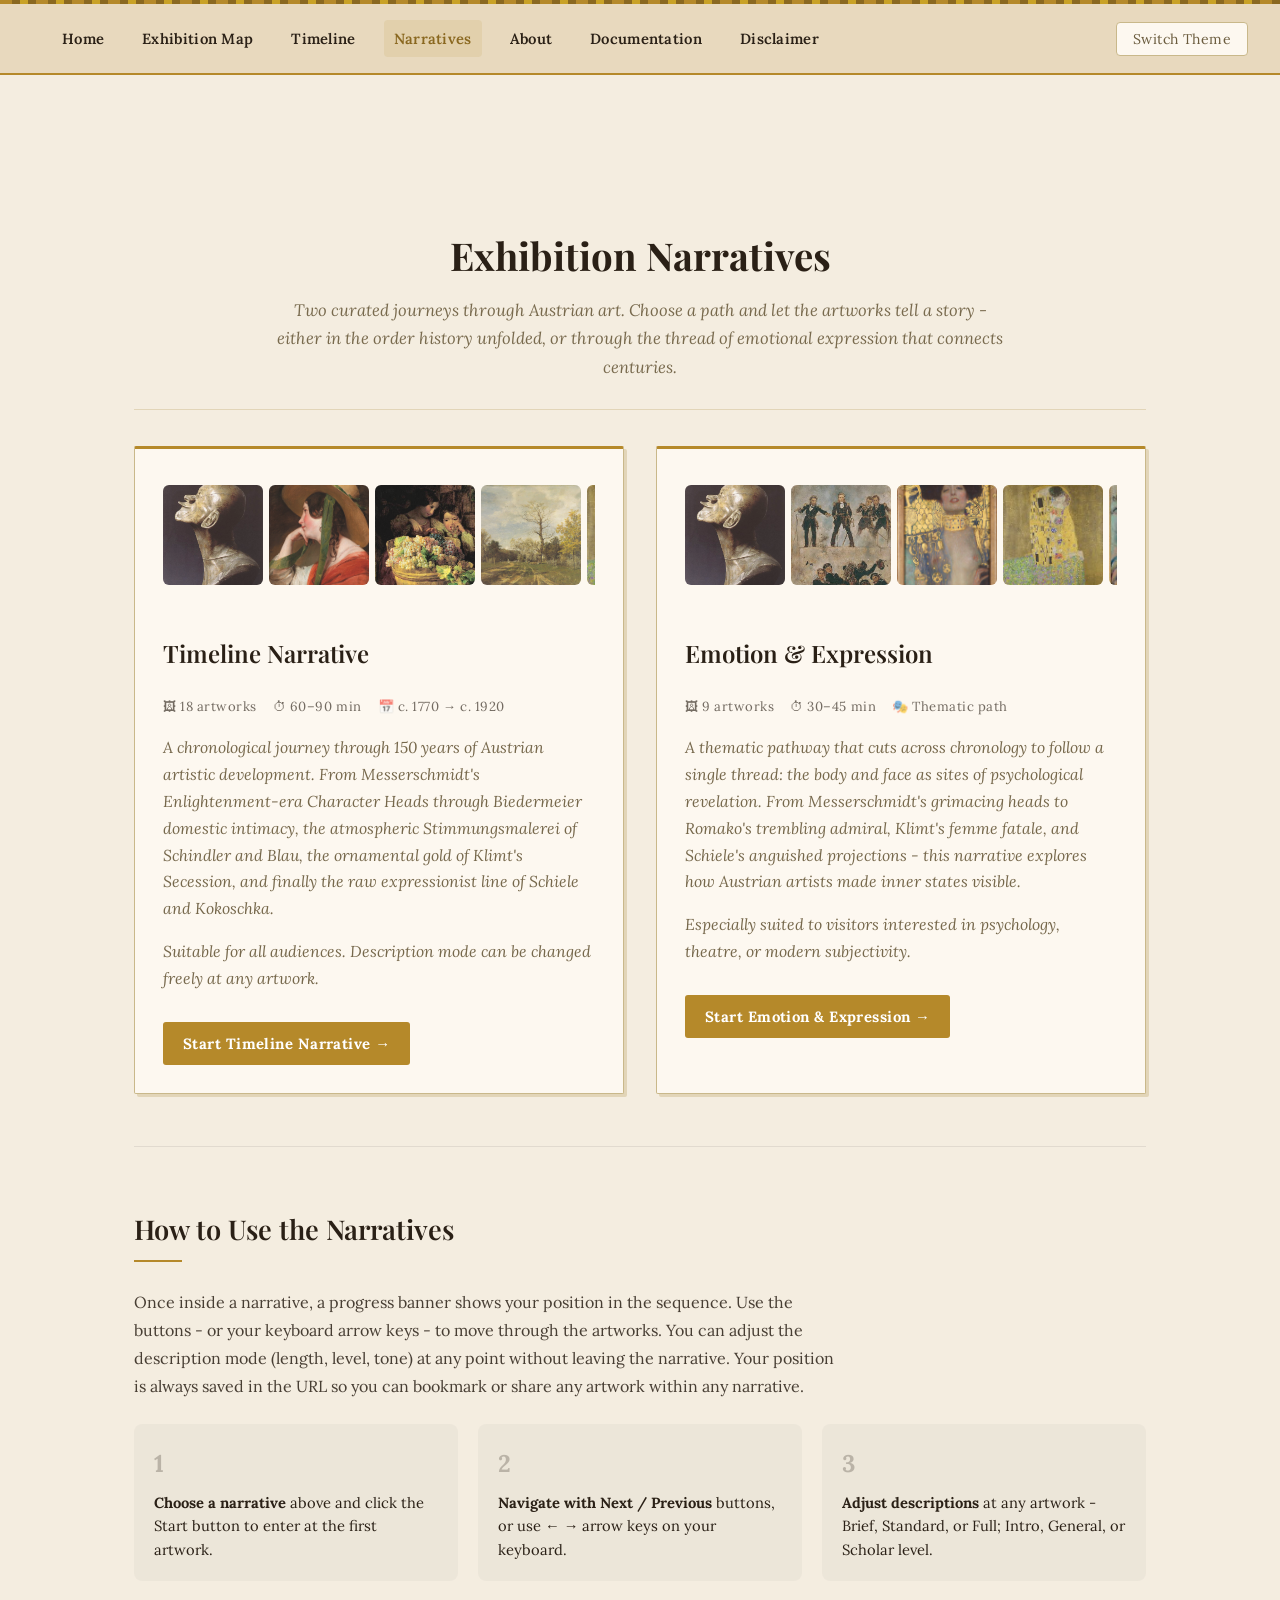
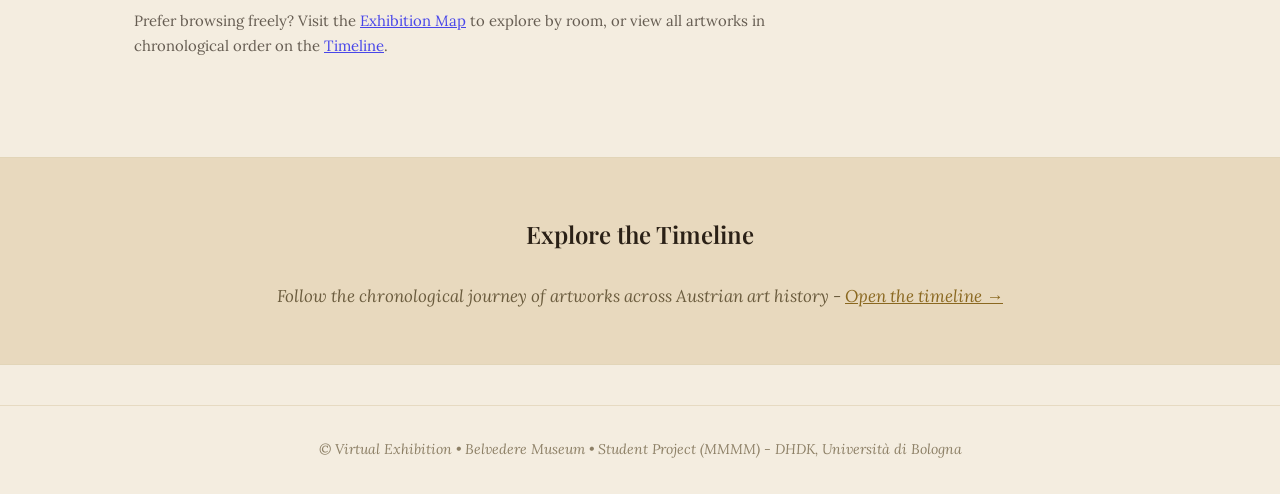
<file: narratives.html>
<!DOCTYPE html>
<html lang="en">
<head>
  <meta charset="UTF-8">
  <meta name="viewport" content="width=device-width, initial-scale=1">
  <title>Narratives – Belvedere Virtual Exhibition</title>

  <link rel="stylesheet" href="assets/css/style.css">
  <link id="theme-style" rel="stylesheet" href="">
  <link rel="icon" type="image/svg+xml" href="assets/images/favicon.svg">

  <style>
    /* ---- Narrative cards: richer layout ---- */
    .narratives-grid {
      display: grid;
      grid-template-columns: 1fr 1fr;
      gap: 32px;
      margin-top: 36px;
    }

    .narrative-card {
      display: flex;
      flex-direction: column;
    }

    /* Artwork thumbnail strip inside each card */
    .narrative-thumbs {
      display: flex;
      gap: 6px;
      margin-bottom: 18px;
      overflow: hidden;
    }

    .narrative-thumbs img {
      width: 100px;
      height: 100px;
      aspect-ratio: 1 / 1;
      object-fit: cover;
      border-radius: 6px;
      flex: 0 0 100px;
      opacity: 0.9;
      transition: opacity 0.2s, transform 0.2s;
    }

    .narrative-thumbs img:hover {
      opacity: 1;
      transform: scale(1.05);
    }

    .narrative-meta {
      display: flex;
      gap: 16px;
      margin: 12px 0 8px;
      font-size: 0.82rem;
      opacity: 0.65;
      letter-spacing: 0.04em;
    }

    .narrative-meta span {
      display: flex;
      align-items: center;
      gap: 5px;
    }

    /* ---- How-to section ---- */
    .how-to-section {
      margin-top: 52px;
      padding-top: 36px;
      border-top: 1px solid rgba(0,0,0,0.08);
    }

    .how-to-section h2 {
      margin-bottom: 16px;
    }

    .how-to-steps {
      display: grid;
      grid-template-columns: repeat(3, 1fr);
      gap: 20px;
      margin-top: 24px;
    }

    .how-to-step {
      padding: 20px;
      border-radius: 8px;
      background: rgba(0,0,0,0.03);
    }

    .how-to-step .step-num {
      font-size: 1.5rem;
      font-weight: 700;
      opacity: 0.25;
      display: block;
      margin-bottom: 6px;
    }

    .how-to-step p {
      font-size: 0.92rem;
      line-height: 1.6;
      margin: 0;
    }

    @media (max-width: 800px) {
      .narratives-grid { grid-template-columns: 1fr; }
      .how-to-steps { grid-template-columns: 1fr; }
    }
  </style>
</head>

<body>

<header class="site-header">
  <button id="nav-toggle" aria-controls="main-nav" aria-expanded="false" aria-label="Toggle navigation">☰</button>
  <a href="index.html" class="logo">
    <img class="site-avatar" src="assets/images/logo.svg" alt="Belvedere Museum logo">
    <span class="sr-only">Belvedere Museum</span>
  </a>
  <nav id="main-nav" class="navbar">
    <a href="index.html">Home</a>
    <a href="map.html">Exhibition Map</a>
    <a href="timeline.html">Timeline</a>
    <a href="narratives.html" class="active">Narratives</a>
    <a href="about.html">About</a>
    <a href="documentation.html">Documentation</a>
    <a href="disclaimer.html">Disclaimer</a>
  </nav>
  <button id="theme-toggle">Switch Theme</button>
</header>

<main class="narratives-container">

  <!-- Hero -->
  <section class="narratives-hero">
    <h1>Exhibition Narratives</h1>
    <p class="narratives-intro">
      Two curated journeys through Austrian art. Choose a path and let the artworks
      tell a story - either in the order history unfolded, or through the thread of
      emotional expression that connects centuries.
    </p>
  </section>

  <!-- Narrative Cards -->
  <section class="narratives-grid">

    <!-- ---- Timeline Narrative ---- -->
    <div class="narrative-card">

      <!-- Thumbnail strip: first 6 artworks of the timeline narrative -->
      <div class="narrative-thumbs" aria-hidden="true">
        <img src="images/messerschmidt-character-head.jpg" alt="">
        <img src="images/amerling-girl-straw-hat.jpg" alt="">
        <img src="images/waldmuller-children-grapes.jpg" alt="">
        <img src="images/blau-spring-prater.jpg" alt="">
        <img src="images/klimt-kiss.jpg" alt="">
        <img src="images/schiele-wally.jpg" alt="">
      </div>

      <div class="narrative-card-text">
        <h2>Timeline Narrative</h2>

        <div class="narrative-meta">
          <span>🖼 18 artworks</span>
          <span>⏱ 60–90 min</span>
          <span>📅 c. 1770 → c. 1920</span>
        </div>

        <p>
          A chronological journey through 150 years of Austrian artistic development.
          From Messerschmidt's Enlightenment-era Character Heads through Biedermeier
          domestic intimacy, the atmospheric Stimmungsmalerei of Schindler and Blau,
          the ornamental gold of Klimt's Secession, and finally the raw expressionist
          line of Schiele and Kokoschka.
        </p>
        <p>
          <em>Suitable for all audiences. Description mode can be changed freely at any artwork.</em>
        </p>

        <a class="narrative-btn"
           href="item.html?id=messerschmidt-character-head&n=timeline">
          Start Timeline Narrative →
        </a>
      </div>
    </div>

    <!-- ---- Emotion & Expression ---- -->
    <div class="narrative-card">

      <!-- Thumbnail strip: key artworks in the emotion narrative -->
      <div class="narrative-thumbs" aria-hidden="true">
        <img src="images/messerschmidt-character-head.jpg" alt="">
        <img src="images/romako-tegetthoff.jpg" alt="">
        <img src="images/klimt-judith-i.jpg" alt="">
        <img src="images/klimt-kiss.jpg" alt="">
        <img src="images/kokoschka-alma-mahler.jpg" alt="">
        <img src="images/schiele-wally.jpg" alt="">
      </div>

      <div class="narrative-card-text">
        <h2>Emotion &amp; Expression</h2>

        <div class="narrative-meta">
          <span>🖼 9 artworks</span>
          <span>⏱ 30–45 min</span>
          <span>🎭 Thematic path</span>
        </div>

        <p>
          A thematic pathway that cuts across chronology to follow a single thread:
          the body and face as sites of psychological revelation. From Messerschmidt's
          grimacing heads to Romako's trembling admiral, Klimt's femme fatale, and
          Schiele's anguished projections - this narrative explores how Austrian artists
          made inner states visible.
        </p>
        <p>
          <em>Especially suited to visitors interested in psychology, theatre, or modern subjectivity.</em>
        </p>

        <a class="narrative-btn"
           href="item.html?id=messerschmidt-character-head&n=emotion_expression">
          Start Emotion &amp; Expression →
        </a>
      </div>
    </div>

  </section>

  <!-- How to use -->
  <section class="how-to-section">
    <h2>How to Use the Narratives</h2>
    <p style="font-size:1rem; line-height:1.75; max-width:700px; opacity:0.85;">
      Once inside a narrative, a progress banner shows your position in the sequence.
      Use the buttons - or your keyboard arrow keys - to move through the artworks.
      You can adjust the description mode (length, level, tone) at any point without
      leaving the narrative. Your position is always saved in the URL so you can
      bookmark or share any artwork within any narrative.
    </p>

    <div class="how-to-steps">
      <div class="how-to-step">
        <span class="step-num">1</span>
        <p><strong>Choose a narrative</strong> above and click the Start button to enter at the first artwork.</p>
      </div>
      <div class="how-to-step">
        <span class="step-num">2</span>
        <p><strong>Navigate with Next / Previous</strong> buttons, or use ← → arrow keys on your keyboard.</p>
      </div>
      <div class="how-to-step">
        <span class="step-num">3</span>
        <p><strong>Adjust descriptions</strong> at any artwork - Brief, Standard, or Full; Intro, General, or Scholar level.</p>
      </div>
    </div>

    <p style="font-size:0.93rem; line-height:1.65; max-width:700px; margin-top:28px; opacity:0.7;">
      Prefer browsing freely? Visit the <a href="map.html">Exhibition Map</a> to explore
      by room, or view all artworks in chronological order on the <a href="timeline.html">Timeline</a>.
    </p>
  </section>

</main>

<!-- Timeline CTA -->
<section class="timeline-cta">
  <h2>Explore the Timeline</h2>
  <p>Follow the chronological journey of artworks across Austrian art history - <a href="timeline.html">Open the timeline →</a></p>
</section>

<footer class="footer">
  © Virtual Exhibition • Belvedere Museum • Student Project (MMMM) - DHDK, Università di Bologna
</footer>

<script defer src="assets/js/narratives.js"></script>
<script src="assets/js/theme.js"></script>

</body>
</html>
</file>
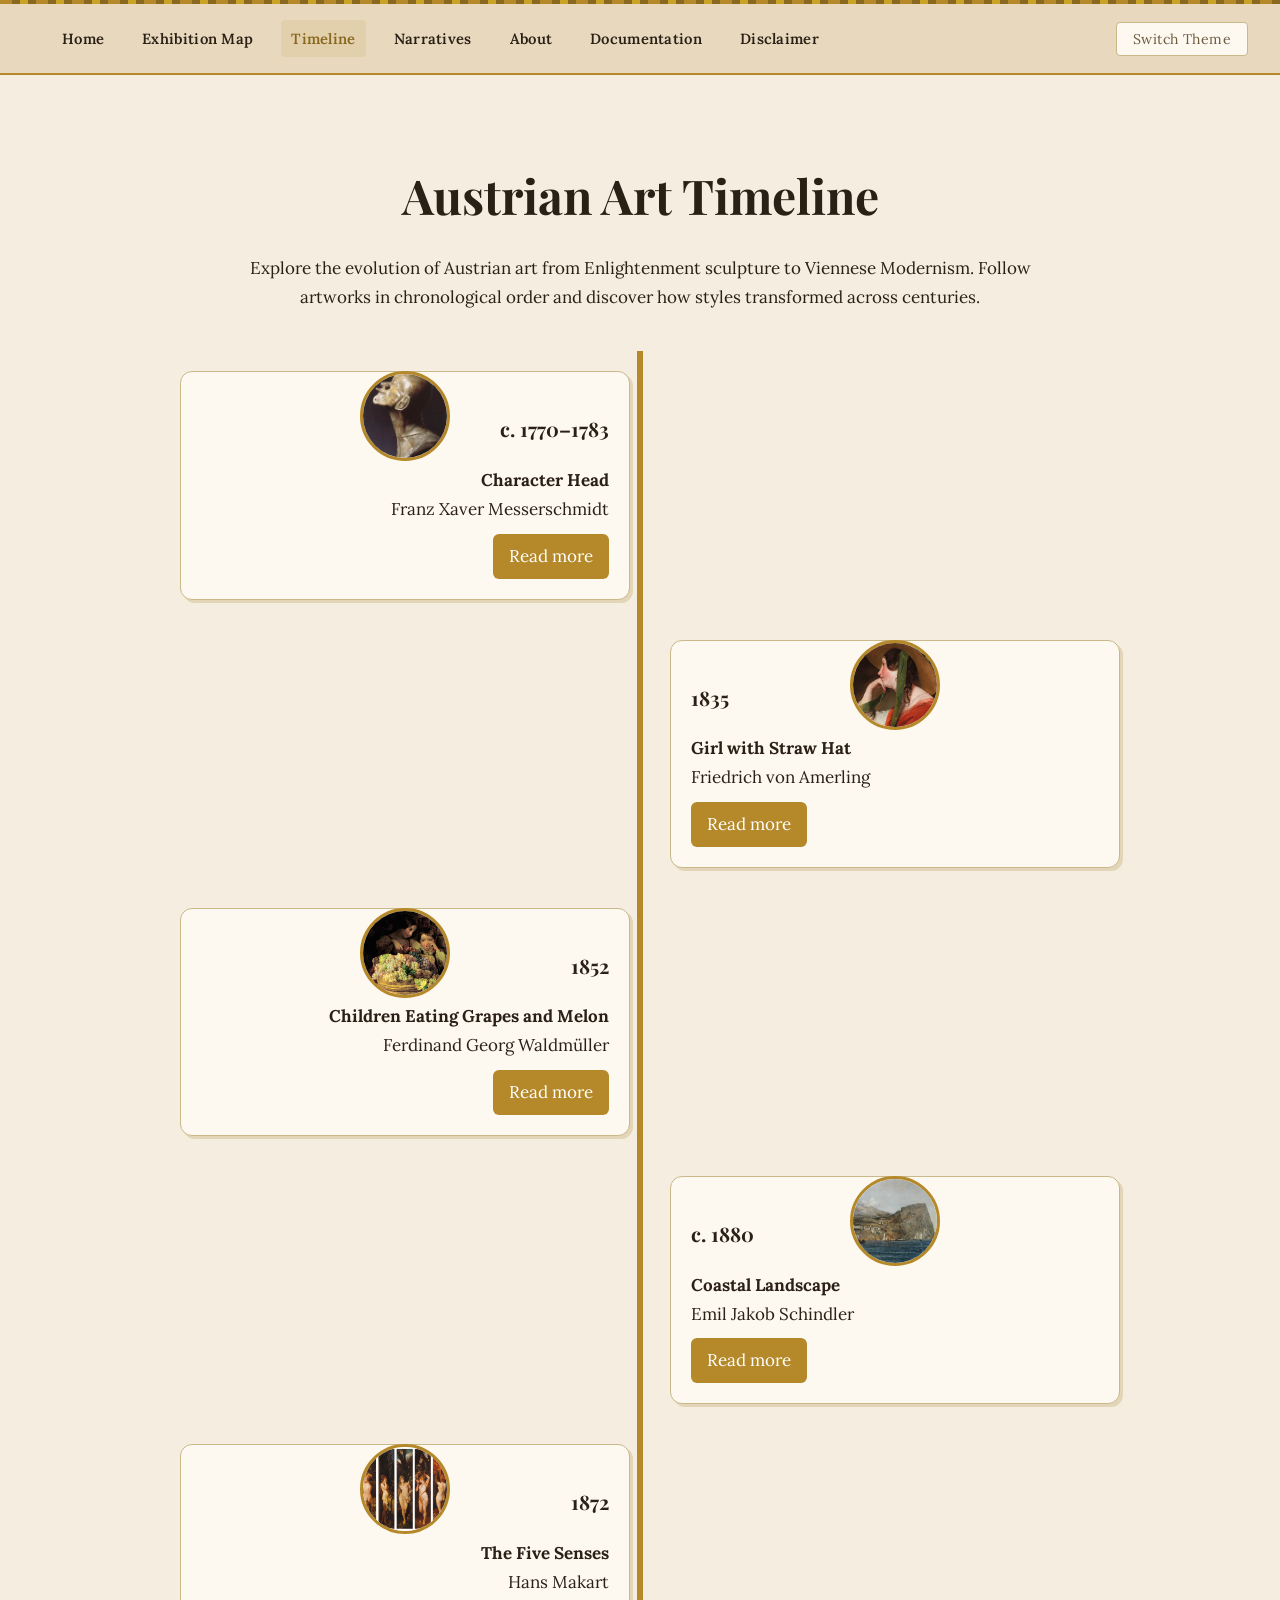
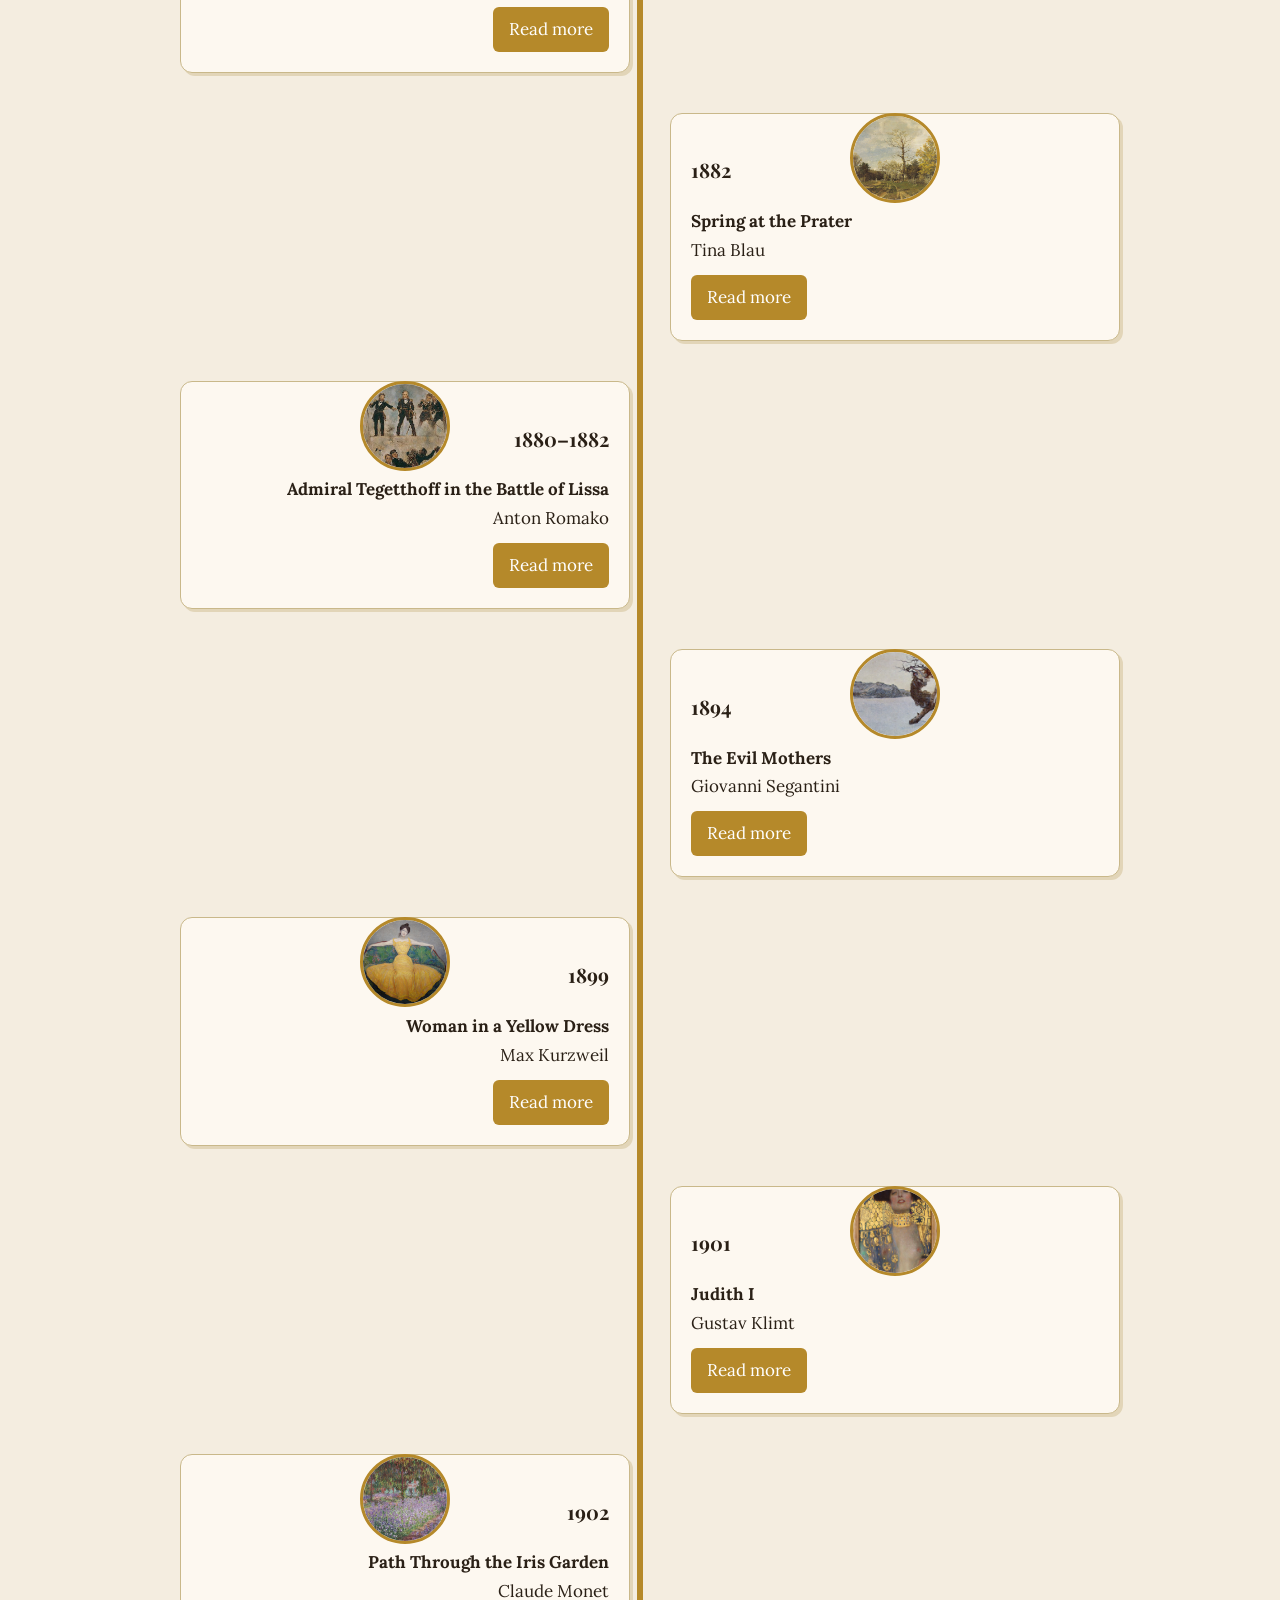
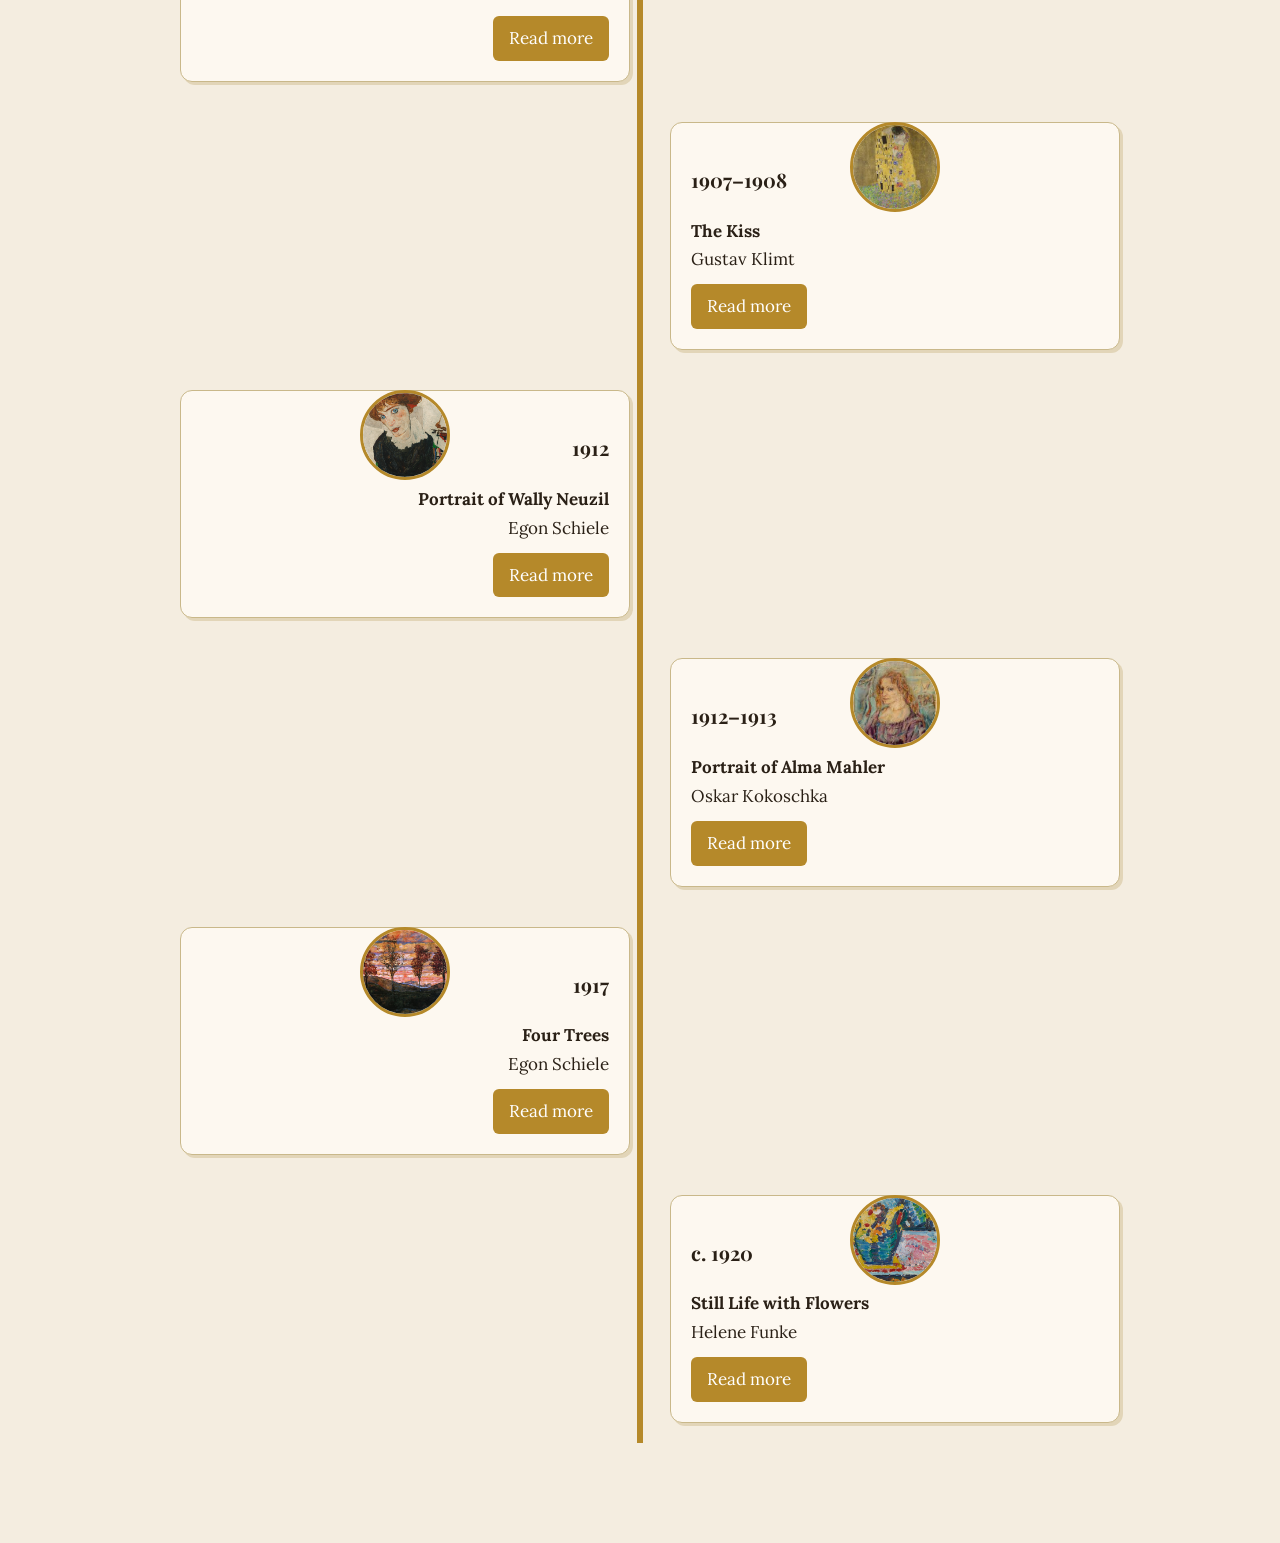
<file: timeline.html>
<!DOCTYPE html>
<html lang="en">
<head>
  <meta charset="UTF-8">
  <meta name="viewport" content="width=device-width, initial-scale=1">
  <title>Austrian Art Timeline – Belvedere Virtual Exhibition</title>

  <link rel="stylesheet" href="assets/css/style.css">
  <link id="theme-style" rel="stylesheet" href="">
  <link rel="icon" type="image/svg+xml" href="assets/images/favicon.svg">
  <link rel="stylesheet" href="assets/css/timeline.css">

  <script defer src="assets/js/theme.js"></script>
  <script defer src="assets/js/timeline.js"></script>
</head>

<body>

<header class="site-header">
  <button id="nav-toggle" aria-controls="main-nav" aria-expanded="false" aria-label="Toggle navigation">☰</button>
  <a href="index.html" class="logo">
    <img class="site-avatar" src="assets/images/logo.svg" alt="Belvedere Museum logo">
    <span class="sr-only">Belvedere Museum</span>
  </a>
  <nav id="main-nav" class="navbar">
    <a href="index.html">Home</a>
    <a href="map.html">Exhibition Map</a>
    <a href="timeline.html" class="active">Timeline</a>
    <a href="narratives.html">Narratives</a>
    <a href="about.html">About</a>
    <a href="documentation.html">Documentation</a>
    <a href="disclaimer.html">Disclaimer</a>
  </nav>
  <button id="theme-toggle">Switch Theme</button>
</header>

<section class="timeline-header">
    <h1>Austrian Art Timeline</h1>
    <p>Explore the evolution of Austrian art from Enlightenment sculpture 
       to Viennese Modernism. Follow artworks in chronological order and 
       discover how styles transformed across centuries.</p>
</section>

<section id="timeline" class="timeline">
    <div class="timeline-item left">
        <img class="timeline-img" src="images/messerschmidt-character-head.jpg" alt="Character Head">
        <div class="timeline-card">
            <h3>c. 1770–1783</h3>
            <strong>Character Head</strong>
            <div class="muted">Franz Xaver Messerschmidt</div>
            <a class="btn" href="item.html?id=messerschmidt-character-head&n=timeline">Read more</a>
        </div>
    </div>
    <div class="timeline-item right">
        <img class="timeline-img" src="images/amerling-girl-straw-hat.jpg" alt="Girl with Straw Hat">
        <div class="timeline-card">
            <h3>1835</h3>
            <strong>Girl with Straw Hat</strong>
            <div class="muted">Friedrich von Amerling</div>
            <a class="btn" href="item.html?id=amerling-girl-straw-hat&n=timeline">Read more</a>
        </div>
    </div>
    <div class="timeline-item left">
        <img class="timeline-img" src="images/waldmuller-children-grapes.jpg" alt="Children Eating Grapes and Melon">
        <div class="timeline-card">
            <h3>1852</h3>
            <strong>Children Eating Grapes and Melon</strong>
            <div class="muted">Ferdinand Georg Waldmüller</div>
            <a class="btn" href="item.html?id=waldmuller-children-grapes&n=timeline">Read more</a>
        </div>
    </div>
    <div class="timeline-item right">
        <img class="timeline-img" src="images/schindler-coastal-landscape.jpg" alt="Coastal Landscape">
        <div class="timeline-card">
            <h3>c. 1880</h3>
            <strong>Coastal Landscape</strong>
            <div class="muted">Emil Jakob Schindler</div>
            <a class="btn" href="item.html?id=schindler-coastal-landscape&n=timeline">Read more</a>
        </div>
    </div>
    <div class="timeline-item left">
        <img class="timeline-img" src="images/makart-five-senses.jpg" alt="The Five Senses">
        <div class="timeline-card">
            <h3>1872</h3>
            <strong>The Five Senses</strong>
            <div class="muted">Hans Makart</div>
            <a class="btn" href="item.html?id=makart-five-senses&n=timeline">Read more</a>
        </div>
    </div>
    <div class="timeline-item right">
        <img class="timeline-img" src="images/blau-spring-prater.jpg" alt="Spring at the Prater">
        <div class="timeline-card">
            <h3>1882</h3>
            <strong>Spring at the Prater</strong>
            <div class="muted">Tina Blau</div>
            <a class="btn" href="item.html?id=blau-spring-prater&n=timeline">Read more</a>
        </div>
    </div>
    <div class="timeline-item left">
        <img class="timeline-img" src="images/romako-tegetthoff.jpg" alt="Admiral Tegetthoff in the Battle of Lissa">
        <div class="timeline-card">
            <h3>1880–1882</h3>
            <strong>Admiral Tegetthoff in the Battle of Lissa</strong>
            <div class="muted">Anton Romako</div>
            <a class="btn" href="item.html?id=romako-tegetthoff&n=timeline">Read more</a>
        </div>
    </div>
    <div class="timeline-item right">
        <img class="timeline-img" src="images/segantini-evil-mothers.jpg" alt="The Evil Mothers">
        <div class="timeline-card">
            <h3>1894</h3>
            <strong>The Evil Mothers</strong>
            <div class="muted">Giovanni Segantini</div>
            <a class="btn" href="item.html?id=segantini-evil-mothers&n=timeline">Read more</a>
        </div>
    </div>
    <div class="timeline-item left">
        <img class="timeline-img" src="images/kurzweil-yellow-dress.jpg" alt="Woman in a Yellow Dress">
        <div class="timeline-card">
            <h3>1899</h3>
            <strong>Woman in a Yellow Dress</strong>
            <div class="muted">Max Kurzweil</div>
            <a class="btn" href="item.html?id=kurzweil-yellow-dress&n=timeline">Read more</a>
        </div>
    </div>
    <div class="timeline-item right">
        <img class="timeline-img" src="images/klimt-judith-i.jpg" alt="Judith I">
        <div class="timeline-card">
            <h3>1901</h3>
            <strong>Judith I</strong>
            <div class="muted">Gustav Klimt</div>
            <a class="btn" href="item.html?id=klimt-judith-i&n=timeline">Read more</a>
        </div>
    </div>
    <div class="timeline-item left">
        <img class="timeline-img" src="images/monet-iris-garden.jpg" alt="Path Through the Iris Garden">
        <div class="timeline-card">
            <h3>1902</h3>
            <strong>Path Through the Iris Garden</strong>
            <div class="muted">Claude Monet</div>
            <a class="btn" href="item.html?id=monet-iris-garden&n=timeline">Read more</a>
        </div>
    </div>
    <div class="timeline-item right">
        <img class="timeline-img" src="images/klimt-kiss.jpg" alt="The Kiss">
        <div class="timeline-card">
            <h3>1907–1908</h3>
            <strong>The Kiss</strong>
            <div class="muted">Gustav Klimt</div>
            <a class="btn" href="item.html?id=klimt-kiss&n=timeline">Read more</a>
        </div>
    </div>
    <div class="timeline-item left">
        <img class="timeline-img" src="images/schiele-wally.jpg" alt="Portrait of Wally Neuzil">
        <div class="timeline-card">
            <h3>1912</h3>
            <strong>Portrait of Wally Neuzil</strong>
            <div class="muted">Egon Schiele</div>
            <a class="btn" href="item.html?id=schiele-wally&n=timeline">Read more</a>
        </div>
    </div>
    <div class="timeline-item right">
        <img class="timeline-img" src="images/kokoschka-alma-mahler.jpg" alt="Portrait of Alma Mahler">
        <div class="timeline-card">
            <h3>1912–1913</h3>
            <strong>Portrait of Alma Mahler</strong>
            <div class="muted">Oskar Kokoschka</div>
            <a class="btn" href="item.html?id=kokoschka-alma-mahler&n=timeline">Read more</a>
        </div>
    </div>
    <div class="timeline-item left">
        <img class="timeline-img" src="images/schiele-four-trees.jpg" alt="Four Trees">
        <div class="timeline-card">
            <h3>1917</h3>
            <strong>Four Trees</strong>
            <div class="muted">Egon Schiele</div>
            <a class="btn" href="item.html?id=schiele-four-trees&n=timeline">Read more</a>
        </div>
    </div>
    <div class="timeline-item right">
        <img class="timeline-img" src="images/ries-self-portrait.jpg" alt="Self-Portrait">
        <div class="timeline-card">
            <h3>c. 1900–1910</h3>
            <strong>Self-Portrait</strong>
            <div class="muted">Teresa Feodorowna Ries</div>
            <a class="btn" href="item.html?id=ries-self-portrait&n=timeline">Read more</a>
        </div>
    </div>
    <div class="timeline-item left">
        <img class="timeline-img" src="images/funke-still-life-flowers.jpg" alt="Still Life with Flowers">
        <div class="timeline-card">
            <h3>c. 1920</h3>
            <strong>Still Life with Flowers</strong>
            <div class="muted">Helene Funke</div>
            <a class="btn" href="item.html?id=funke-still-life-flowers&n=timeline">Read more</a>
        </div>
    </div>
    <div class="timeline-item right">
        <img class="timeline-img" src="images/luksch-makowsky-adolescence.jpg" alt="Adolescence">
        <div class="timeline-card">
            <h3>c. 1900</h3>
            <strong>Adolescence</strong>
            <div class="muted">Elena Luksch-Makowsky</div>
            <a class="btn" href="item.html?id=luksch-makowsky-adolescence&n=timeline">Read more</a>
        </div>
    </div>
</section>

</body>
</html>
</file>
<file: assets/css/style.css>
/* ===== BASE RESET & LAYOUT ===== */
* { box-sizing: border-box; }
body { margin: 0; font-family: -apple-system, BlinkMacSystemFont, 'Segoe UI', Roboto, 'Helvetica Neue', Arial; line-height: 1.45; }

/* Accessibility utility: visually hidden but available to screen readers */
.sr-only { position: absolute; width: 1px; height: 1px; padding: 0; margin: -1px; overflow: hidden; clip: rect(0,0,0,0); white-space: nowrap; border: 0; }

.container { max-width: 1100px; margin: 0 auto; padding: 0 20px; }

/* Header layout (themes override colors) */
.site-header { display: flex; align-items: center; gap: 16px; padding: 14px 20px; flex-wrap: wrap; }
.site-header .logo { text-decoration: none; font-weight: 700; font-size: 1.25rem; }

/* Mobile nav toggle (hidden on wide screens) */
#nav-toggle { background: transparent; border: none; font-size: 1.5rem; cursor: pointer; display: none; }

.navbar { display: flex; gap: 18px; align-items: center; }
.navbar a { text-decoration: none; font-weight: 600; font-size: 0.95rem; color: inherit; padding: 8px 6px; border-radius: 6px; }
.navbar a:hover, .navbar a:focus { background: rgba(0,0,0,0.05); }

/* ===== HERO ===== */
.hero { width: 100%; padding: 100px 20px 60px; text-align: center; }
.hero-text { max-width: 820px; margin: 0 auto; }
.hero-subtitle { font-size: 1.15rem; margin-top: 10px; opacity: 0.9; }
.hero-buttons { margin-top: 28px; display: flex; justify-content: center; gap: 14px; flex-wrap: wrap; }
.btn-primary, .btn-secondary { padding: 12px 22px; text-decoration: none; border-radius: 8px; font-size: 1rem; display: inline-block; }
.btn-primary { background: #222; color: #fff; }
.btn-secondary { background: transparent; border: 2px solid rgba(0,0,0,0.08); color: inherit; }

/* ===== FEATURED SECTION ===== */
.art-marquee {
  width: 100%;
  overflow: hidden;
  padding: 3rem 0;
  background: transparent;
}

.marquee-track {
  display: flex;
  gap: 2.5rem;
  width: max-content;
  animation: scroll-left 60s linear infinite;
}

.marquee-track img {
  height: 220px;
  width: auto;
  border-radius: 14px;
  box-shadow: 0 10px 25px rgba(0,0,0,0.15);
  transition: transform 0.4s ease;
}

.marquee-track img:hover {
  transform: scale(1.05);
}

/* Pause animation on hover */
.art-marquee:hover .marquee-track {
  animation-play-state: paused;
}

@keyframes scroll-left {
  from {
    transform: translateX(0);
  }
  to {
    transform: translateX(-50%);
  }
}


/* ===== FOOTER ===== */
.footer { text-align: center; padding: 36px 20px; font-size: 0.95rem; opacity: 0.75; margin-top: 60px; }

/* ===== PAGE SECTIONS (narratives, about, etc) ===== */
.narratives-container, .about-container { max-width: 1100px; margin: 60px auto; padding: 20px; }
.narratives-hero, .about-hero { text-align: center; margin-bottom: 44px; }
.narratives-hero h1, .about-hero h1 { font-size: 2.2rem; margin-bottom: 8px; }
.narratives-intro { font-size: 1.05rem; max-width: 740px; margin: 0 auto; opacity: 0.9; }

.narratives-grid { display: grid; grid-template-columns: 1fr 1fr; gap: 28px; margin-top: 28px; }
.narrative-card {
  background: rgba(255,255,255,0.95);
  border: 1px solid rgba(0,0,0,0.08);
  border-radius: 14px;
  padding: 20px;
  overflow: hidden;
  box-shadow: 0 8px 24px rgba(0,0,0,0.08);
  cursor: pointer;
  transition: transform 0.22s, box-shadow 0.22s;
  max-width: 100%;
}
.narrative-card:hover {
  transform: translateY(-6px);
  box-shadow: 0 12px 28px rgba(0,0,0,0.12);
}
.narrative-thumbs {
  display: flex;
  flex-wrap: nowrap;
  gap: 8px;
  overflow: hidden;
  padding: 8px 0 10px;
  margin-bottom: 18px;
}
.narrative-card-text h2 { font-size: 1.4rem; margin-bottom: 8px; }
.narrative-card-text p { font-size: 0.98rem; opacity: 0.92; margin-bottom: 14px; }
.narrative-btn { display: inline-block; padding: 10px 16px; text-decoration: none; font-weight: 700; border-radius: 8px; }

/* ABOUT LAYOUT */
.about-content { display: grid; grid-template-columns: 1fr 1fr; gap: 32px; margin-bottom: 40px; }
.about-images img { width: 100%; margin-bottom: 16px; border-radius: 8px; transition: transform 0.2s; }
.about-images img:hover { transform: scale(1.02); }
.feature-grid { display: grid; grid-template-columns: repeat(4, 1fr); gap: 20px; margin-top: 20px; }

/* ===== ITEM PAGE (base layout; themes override colors) ===== */
.item-layout {
  max-width: 1100px;
  margin: 60px auto;
  padding: 20px;
  display: grid;
  grid-template-columns: 1.15fr 0.85fr;
  gap: 34px;
}

.item-image-wrapper {
  background: transparent;
  border: 0;
  padding: 0;
}

.item-image {
  width: 100%;
  max-height: 72vh;
  height: auto;
  display: block;
  border-radius: 14px;
  box-shadow: 0 16px 40px rgba(0,0,0,0.12);
}

.item-info h1 {
  font-size: 2rem;
  line-height: 1.15;
  margin: 0 0 14px 0;
}

.description-controls {
  display: flex;
  flex-wrap: wrap;
  gap: 10px 12px;
  align-items: center;
}

.description-controls select {
  padding: 8px 10px;
  border-radius: 8px;
  border: 1px solid rgba(0,0,0,0.12);
  background: rgba(255,255,255,0.6);
}

.description-box {
  border-radius: 12px;
}

@media (max-width: 900px) {
  .item-layout { grid-template-columns: 1fr; gap: 22px; margin: 36px auto; }
}

/* ===== RESPONSIVE ===== */
@media (max-width: 1024px) {
  .featured-grid { grid-template-columns: repeat(3, 1fr); }
}
@media (max-width: 800px) {
  #nav-toggle { display: inline-block; }
  .navbar { position: absolute; top: 64px; left: 0; right: 0; background: transparent; flex-direction: column; gap: 0; display: none; padding: 10px 20px; }
  body.nav-open .navbar { display: flex; background: rgba(0,0,0,0.03); }
  .navbar a { padding: 12px 8px; border-radius: 6px; }
  .hero { padding: 80px 16px 40px; }
  .narratives-grid { grid-template-columns: 1fr; }
  .about-content { grid-template-columns: 1fr; }
  .featured-grid { grid-template-columns: repeat(2, 1fr); }
}
@media (max-width: 480px) {
  .featured-grid { grid-template-columns: 1fr; }
  .hero-subtitle { font-size: 1rem; }
  .btn-primary, .btn-secondary { width: 100%; text-align: center; }
}

/* Theme-specific overrides still live in theme-classic.css and theme-modern.css */

/* ===== MAP: ROOM PANEL ===== */
.room-panel {
  position: fixed;
  top: 64px;
  right: 20px;
  width: 360px;
  max-width: calc(100% - 40px);
  height: calc(100% - 96px);
  background: var(--panel-bg, #fff);
  border: 1px solid rgba(0,0,0,0.08);
  box-shadow: 0 12px 40px rgba(0,0,0,0.12);
  padding: 18px;
  border-radius: 10px;
  overflow: auto;
  transform: translateY(8px);
  opacity: 0;
  transition: opacity 260ms ease, transform 260ms ease;
  z-index: 40;
}
.room-panel.show { opacity: 1; transform: translateY(0); }
.room-panel .room-close { position: absolute; top: 10px; right: 10px; border: none; background: transparent; font-size: 1.1rem; cursor: pointer; }
.room-list { margin-top: 8px; display: grid; gap: 12px; }
.room-item { display: flex; gap: 12px; align-items: center; padding: 8px; border-radius: 12px; background: rgba(255,255,255,0.75); }
  .room-item img { width: 110px; height: 110px; object-fit: cover; border-radius: 12px; flex: 0 0 110px; transition: transform 0.2s ease; }
  .room-item:hover img { transform: scale(1.04); }
  .room-meta { font-size: 0.95rem; }
  .room-link { display: flex; gap: 12px; text-decoration: none; color: inherit; align-items: center; }
  .room-panel .muted { opacity: 0.75; font-size: 0.92rem; }

  .narrative-thumbs img,
  .drawer-card img,
  .room-item img {
    border-radius: 12px;
    object-fit: cover;
    opacity: 0.95;
  }

  .narrative-thumbs img:hover,
  .drawer-card:hover img,
  .room-item:hover img {
    transform: scale(1.03);
  }

@media (max-width: 900px) {
  .room-panel { position: fixed; left: 12px; right: 12px; bottom: 12px; top: 72px; width: auto; border-radius: 12px; }
}

/* painting card layout for narratives & map pages */
.painting-card {
  display: flex;
  gap: 2rem;
  align-items: stretch;
  margin: 2rem 0;
  background: rgba(255,255,255,0.5);
  border-radius: 12px;
  overflow: hidden;
  box-shadow: 0 4px 16px rgba(0,0,0,0.08);
  transition: all 0.3s ease;
}

.painting-card:hover {
  box-shadow: 0 8px 32px rgba(0,0,0,0.12);
  transform: translateY(-2px);
}

.painting-card .card-image {
  flex: 0 0 280px;
  width: 280px;
  height: auto;
  min-height: 300px;
  overflow: hidden;
}

.painting-card .card-image img {
  width: 100%;
  height: 100%;
  object-fit: cover;
  display: block;
  transition: transform 0.3s ease;
}

.painting-card:hover .card-image img {
  transform: scale(1.02);
}

.painting-card .card-content {
  flex: 1;
  padding: 2rem;
  display: flex;
  flex-direction: column;
  justify-content: space-between;
}

.painting-card .card-title {
  font-size: 1.5rem;
  font-weight: 700;
  margin: 0 0 0.5rem 0;
  line-height: 1.3;
}

.painting-card .card-creator {
  font-size: 1.05rem;
  color: rgba(0,0,0,0.75);
  margin: 0 0 1.5rem 0;
  font-style: italic;
}

.painting-card .card-meta {
  display: grid;
  grid-template-columns: auto 1fr;
  gap: 0.5rem 1rem;
  margin-bottom: 1.5rem;
  font-size: 0.95rem;
}

.painting-card .card-meta dt {
  font-weight: 700;
  color: rgba(0,0,0,0.7);
}

.painting-card .card-meta dd {
  margin: 0;
  color: rgba(0,0,0,0.6);
}

.painting-card .card-description {
  font-size: 0.95rem;
  line-height: 1.6;
  color: rgba(0,0,0,0.65);
  margin: 0;
}

.painting-card .card-link {
  display: inline-block;
  margin-top: 1rem;
  padding: 0.6rem 1.2rem;
  background: rgba(0,0,0,0.08);
  border-radius: 6px;
  text-decoration: none;
  color: inherit;
  font-weight: 600;
  transition: background 0.2s ease;
}

.painting-card .card-link:hover {
  background: rgba(0,0,0,0.12);
}

/* responsive: stack on tablets/mobile */
@media (max-width:1000px) {
  .painting-card {
    flex-direction: column;
    gap: 1.5rem;
  }
  .painting-card .card-image {
    flex: 0 0 auto;
    width: 100%;
    height: 320px;
  }
  .painting-card .card-content {
    padding: 1.5rem;
  }
}

@media (max-width:600px) {
  .painting-card {
    margin: 1.5rem 0;
  }
  .painting-card .card-image {
    height: 240px;
  }
  .painting-card .card-title {
    font-size: 1.25rem;
  }
  .painting-card .card-content {
    padding: 1rem;
  }
}
</file>
<file: assets/css/timeline.css>
/* ----------------------------------
   GLOBAL TIMELINE LAYOUT
---------------------------------- */
.timeline-header {
    text-align: center;
    margin: 80px auto 40px;
    max-width: 800px;
}

.timeline-header h1 {
    font-size: 3rem;
    margin-bottom: 10px;
}

.timeline {
    position: relative;
    width: 90%;
    max-width: 1000px;
    margin: 0 auto 100px;
    padding-left: 20px;
}

/* vertical line */
.timeline::before {
    content: "";
    position: absolute;
    left: 50%;
    top: 0;
    width: 6px;
    height: 100%;
    transform: translateX(-50%);
    background: var(--timeline-line);
}

/* Timeline item container */
.timeline-item {
    position: relative;
    width: 50%;
    padding: 20px;
}

/* hidden state for reveal animation */
.timeline-item.hidden { opacity: 0; transform: translateY(18px); transition: opacity 600ms ease, transform 600ms ease; }
.timeline-item.in-view { opacity: 1; transform: translateY(0); }

/* Alternating L/R layout */
.timeline-item.left { left: 0; text-align: right; }
.timeline-item.right { left: 50%; }

/* The card */
.timeline-card {
    background: var(--card-bg);
    border: 1px solid var(--card-border);
    padding: 20px;
    border-radius: 12px;
    box-shadow: var(--card-shadow);
    transition: transform .2s;
}

.timeline-card:hover {
    transform: translateY(-5px);
}

/* Images */
.timeline-img {
    width: 90px;
    height: 90px;
    border-radius: 50%;
    object-fit: cover;
    border: 3px solid var(--timeline-line);
    position: absolute;
    left: 50%;
    transform: translateX(-50%);
    top: 20px;
    background: #fff;
}

/* Button */
.timeline-card .btn {
    display: inline-block;
    margin-top: 10px;
    padding: 8px 16px;
    background: var(--btn-bg);
    color: var(--btn-text);
    border-radius: 6px;
    text-decoration: none;
}

.timeline-card .btn:hover {
    background: var(--btn-bg-hover);
}

/* ----------------------------------
   CLASSIC (LIGHT) THEME VARIABLES
---------------------------------- */
body.light {
    --timeline-line: #c6b48f;
    --card-bg: #faf5ee;
    --card-border: #e2d8c5;
    --card-shadow: 4px 4px 12px rgba(120, 100, 70, 0.2);
    --btn-bg: #c5b49a;
    --btn-bg-hover: #a89572;
    --btn-text: #000;
}

/* ----------------------------------
   SECESSION (DARK) THEME VARIABLES
---------------------------------- */
body.dark {
    --timeline-line: #d0a33d;
    --card-bg: #1b1b1b;
    --card-border: #3a3a3a;
    --card-shadow: 4px 4px 12px rgba(0, 0, 0, 0.5);
    --btn-bg: #d0a33d;
    --btn-bg-hover: #f5c652;
    --btn-text: #000;
}

body.dark .timeline-header h1,
body.dark .timeline-header p {
    color: #f2e7c9;
}

/* RESPONSIVE */
@media (max-width: 830px) {
    .timeline::before { left: 20px; }
    .timeline-item {
        width: 100%;
        margin-left: 40px;
    }
    .timeline-item.left { text-align: left; }
}
</file>
